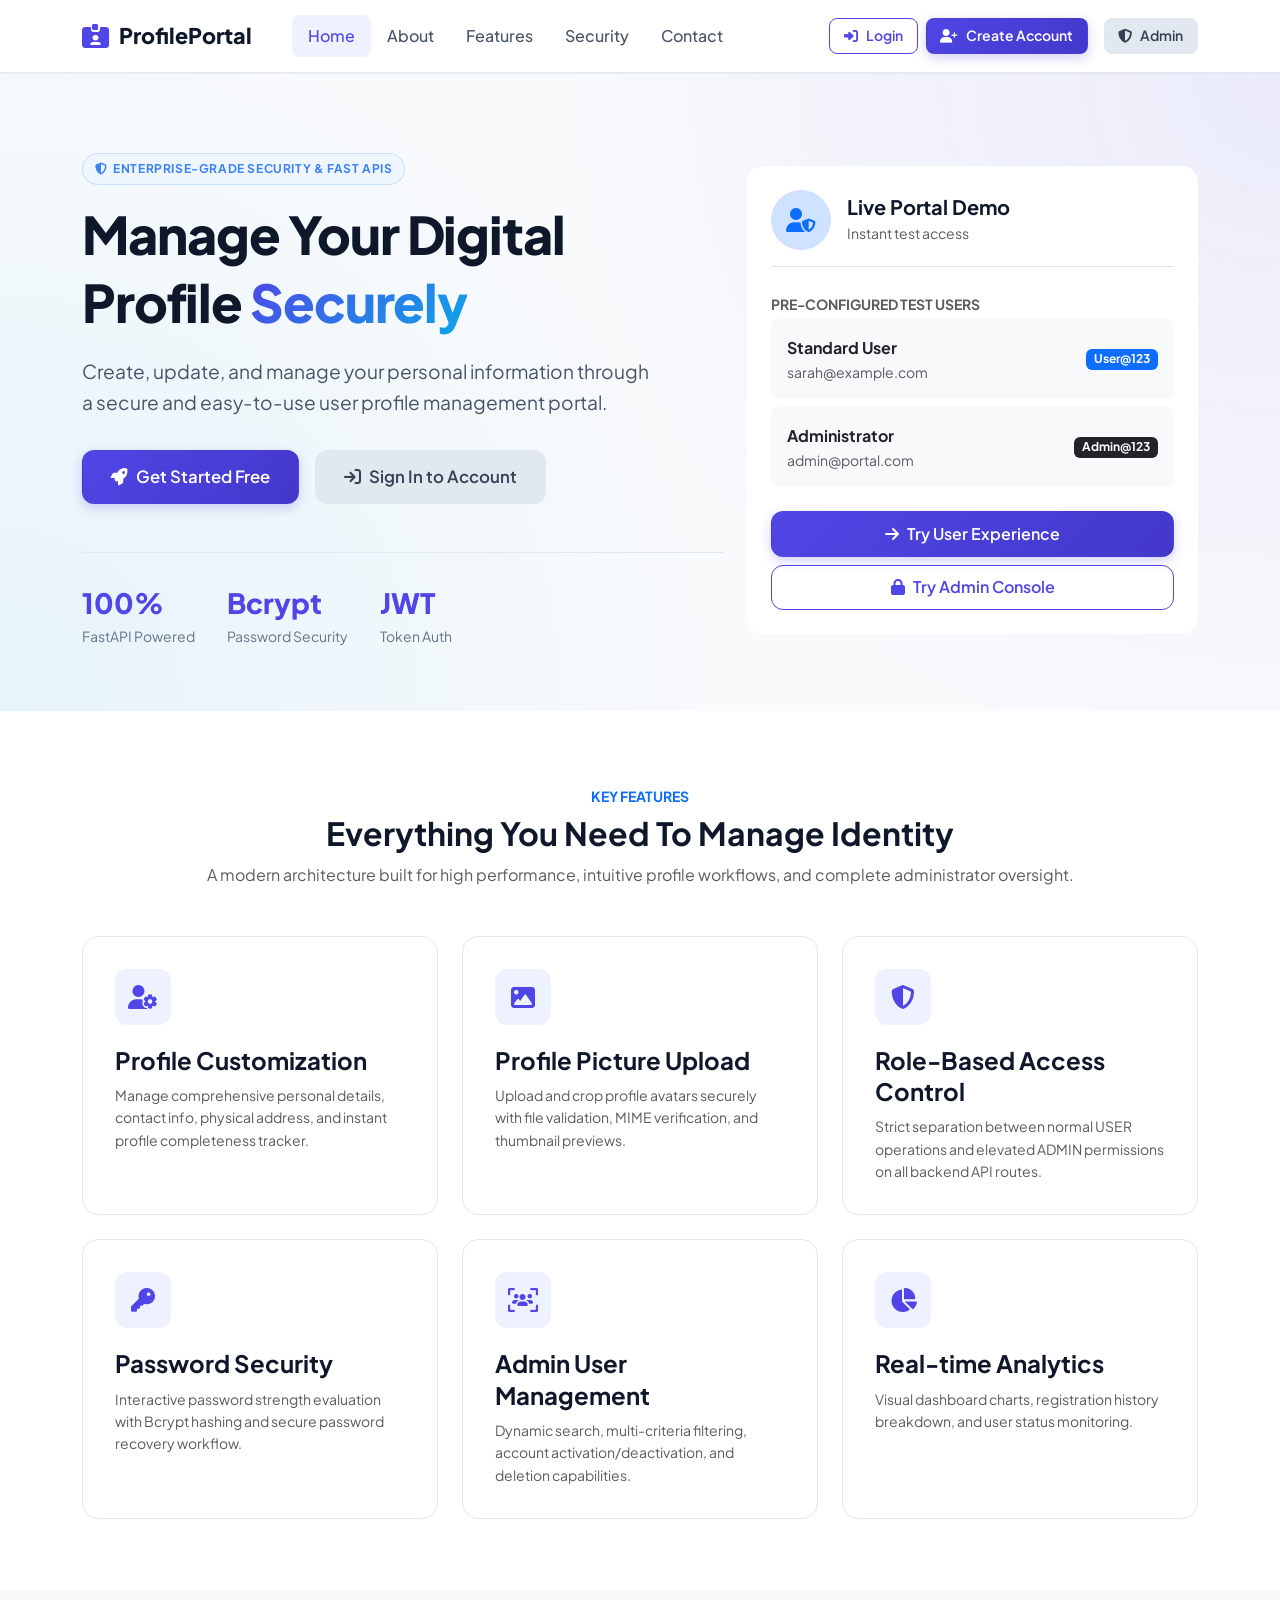
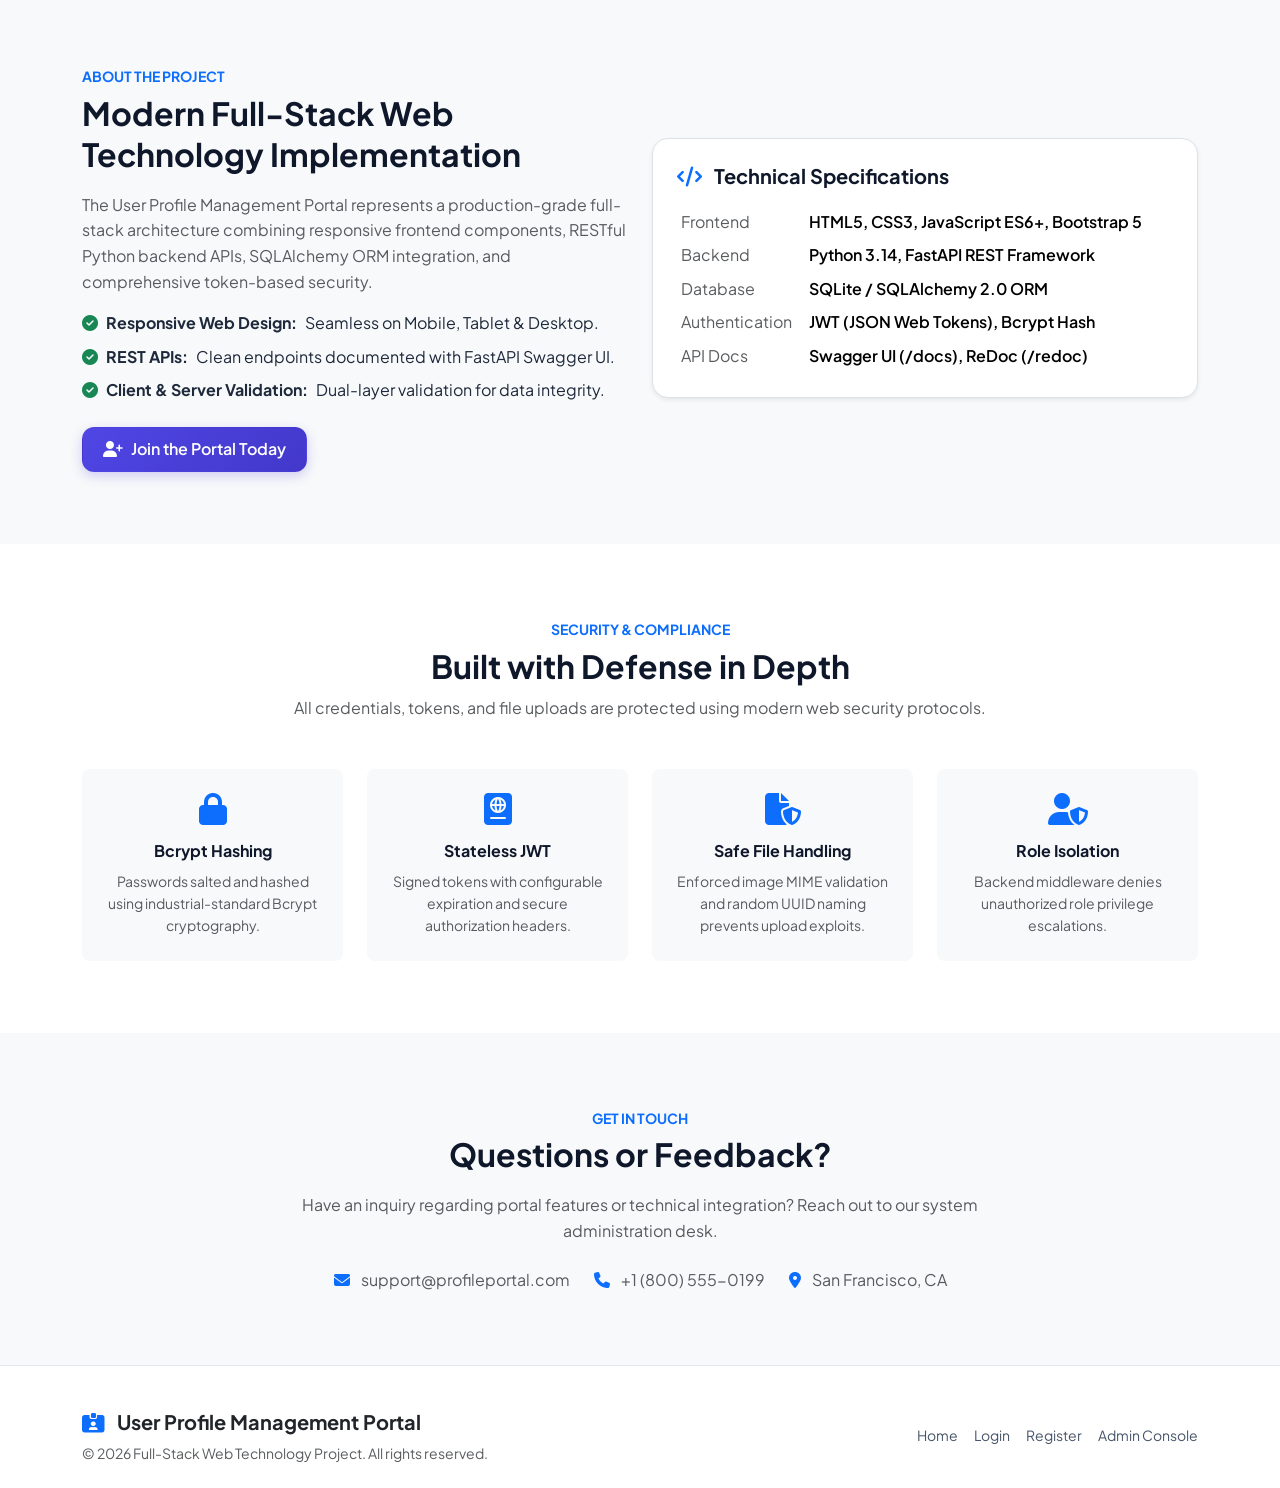
<file: frontend/index.html>
<!DOCTYPE html>
<html lang="en">
<head>
    <meta charset="UTF-8">
    <meta name="viewport" content="width=device-width, initial-scale=1.0">
    <title>User Profile Management Portal - Secure Digital Identity</title>
    <!-- Bootstrap 5 CSS -->
    <link href="https://cdn.jsdelivr.net/npm/bootstrap@5.3.3/dist/css/bootstrap.min.css" rel="stylesheet">
    <!-- Font Awesome Icons -->
    <link href="https://cdnjs.cloudflare.com/ajax/libs/font-awesome/6.5.1/css/all.min.css" rel="stylesheet">
    <!-- Custom Design System -->
    <link href="css/style.css" rel="stylesheet">
</head>
<body>

    <!-- Navigation Bar -->
    <nav class="navbar navbar-expand-lg portal-navbar">
        <div class="container">
            <a class="navbar-brand" href="index.html">
                <i class="fas fa-id-card-clip"></i> ProfilePortal
            </a>
            <button class="navbar-toggler border-0" type="button" data-bs-toggle="collapse" data-bs-target="#navbarMain">
                <span class="navbar-toggler-icon"></span>
            </button>
            <div class="collapse navbar-collapse" id="navbarMain">
                <ul class="navbar-nav me-auto mb-2 mb-lg-0 ms-lg-4">
                    <li class="nav-item"><a class="nav-link active" href="#home">Home</a></li>
                    <li class="nav-item"><a class="nav-link" href="#about">About</a></li>
                    <li class="nav-item"><a class="nav-link" href="#features">Features</a></li>
                    <li class="nav-item"><a class="nav-link" href="#security">Security</a></li>
                    <li class="nav-item"><a class="nav-link" href="#contact">Contact</a></li>
                </ul>
                <div class="d-flex align-items-center gap-2">
                    <a href="login.html" class="btn btn-outline-primary btn-sm">
                        <i class="fas fa-sign-in-alt"></i> Login
                    </a>
                    <a href="register.html" class="btn btn-primary btn-sm">
                        <i class="fas fa-user-plus"></i> Create Account
                    </a>
                    <a href="admin/admin-login.html" class="btn btn-secondary btn-sm ms-lg-2" title="Admin Control Center">
                        <i class="fas fa-shield-halved"></i> Admin
                    </a>
                </div>
            </div>
        </div>
    </nav>

    <!-- Hero Section -->
    <section id="home" class="hero-section">
        <div class="container">
            <div class="row align-items-center gy-5">
                <div class="col-lg-7">
                    <div class="badge-status user mb-3">
                        <i class="fas fa-shield-alt"></i> Enterprise-Grade Security & Fast APIs
                    </div>
                    <h1 class="hero-title">
                        Manage Your Digital Profile <span>Securely</span>
                    </h1>
                    <p class="hero-subtitle">
                        Create, update, and manage your personal information through a secure and easy-to-use user profile management portal.
                    </p>
                    <div class="d-flex flex-wrap gap-3">
                        <a href="register.html" class="btn btn-primary btn-lg">
                            <i class="fas fa-rocket"></i> Get Started Free
                        </a>
                        <a href="login.html" class="btn btn-secondary btn-lg">
                            <i class="fas fa-arrow-right-to-bracket"></i> Sign In to Account
                        </a>
                    </div>

                    <div class="hero-stats">
                        <div class="hero-stat-item">
                            <h3>100%</h3>
                            <p>FastAPI Powered</p>
                        </div>
                        <div class="hero-stat-item">
                            <h3>Bcrypt</h3>
                            <p>Password Security</p>
                        </div>
                        <div class="hero-stat-item">
                            <h3>JWT</h3>
                            <p>Token Auth</p>
                        </div>
                    </div>
                </div>

                <div class="col-lg-5">
                    <div class="card border-0 shadow-xl rounded-4 overflow-hidden p-4 bg-white">
                        <div class="d-flex align-items-center gap-3 mb-4 pb-3 border-bottom">
                            <div class="rounded-circle bg-primary-subtle text-primary p-3 d-flex align-items-center justify-content-center" style="width:60px; height:60px;">
                                <i class="fas fa-user-shield fa-xl"></i>
                            </div>
                            <div>
                                <h5 class="mb-0 fw-bold">Live Portal Demo</h5>
                                <span class="text-muted small">Instant test access</span>
                            </div>
                        </div>

                        <div class="mb-3">
                            <label class="small text-muted fw-bold mb-1">PRE-CONFIGURED TEST USERS</label>
                            <div class="p-3 bg-light rounded-3 mb-2">
                                <div class="d-flex justify-content-between align-items-center">
                                    <div>
                                        <div class="fw-bold">Standard User</div>
                                        <div class="small text-muted">sarah@example.com</div>
                                    </div>
                                    <span class="badge bg-primary">User@123</span>
                                </div>
                            </div>
                            <div class="p-3 bg-light rounded-3">
                                <div class="d-flex justify-content-between align-items-center">
                                    <div>
                                        <div class="fw-bold">Administrator</div>
                                        <div class="small text-muted">admin@portal.com</div>
                                    </div>
                                    <span class="badge bg-dark">Admin@123</span>
                                </div>
                            </div>
                        </div>

                        <div class="d-grid gap-2 mt-2">
                            <a href="login.html" class="btn btn-primary">
                                <i class="fas fa-arrow-right"></i> Try User Experience
                            </a>
                            <a href="admin/admin-login.html" class="btn btn-outline-primary">
                                <i class="fas fa-lock"></i> Try Admin Console
                            </a>
                        </div>
                    </div>
                </div>
            </div>
        </div>
    </section>

    <!-- Features Section -->
    <section id="features" class="py-5 bg-white">
        <div class="container py-4">
            <div class="text-center max-w-700 mx-auto mb-5">
                <span class="text-primary fw-bold text-uppercase small">Key Features</span>
                <h2 class="fw-bold mt-1">Everything You Need To Manage Identity</h2>
                <p class="text-muted">A modern architecture built for high performance, intuitive profile workflows, and complete administrator oversight.</p>
            </div>

            <div class="row g-4">
                <div class="col-md-6 col-lg-4">
                    <div class="feature-card">
                        <div class="feature-icon-wrapper">
                            <i class="fas fa-user-gear"></i>
                        </div>
                        <h4 class="fw-bold mb-2">Profile Customization</h4>
                        <p class="text-muted small mb-0">Manage comprehensive personal details, contact info, physical address, and instant profile completeness tracker.</p>
                    </div>
                </div>

                <div class="col-md-6 col-lg-4">
                    <div class="feature-card">
                        <div class="feature-icon-wrapper">
                            <i class="fas fa-image"></i>
                        </div>
                        <h4 class="fw-bold mb-2">Profile Picture Upload</h4>
                        <p class="text-muted small mb-0">Upload and crop profile avatars securely with file validation, MIME verification, and thumbnail previews.</p>
                    </div>
                </div>

                <div class="col-md-6 col-lg-4">
                    <div class="feature-card">
                        <div class="feature-icon-wrapper">
                            <i class="fas fa-shield-halved"></i>
                        </div>
                        <h4 class="fw-bold mb-2">Role-Based Access Control</h4>
                        <p class="text-muted small mb-0">Strict separation between normal USER operations and elevated ADMIN permissions on all backend API routes.</p>
                    </div>
                </div>

                <div class="col-md-6 col-lg-4">
                    <div class="feature-card">
                        <div class="feature-icon-wrapper">
                            <i class="fas fa-key"></i>
                        </div>
                        <h4 class="fw-bold mb-2">Password Security</h4>
                        <p class="text-muted small mb-0">Interactive password strength evaluation with Bcrypt hashing and secure password recovery workflow.</p>
                    </div>
                </div>

                <div class="col-md-6 col-lg-4">
                    <div class="feature-card">
                        <div class="feature-icon-wrapper">
                            <i class="fas fa-users-viewfinder"></i>
                        </div>
                        <h4 class="fw-bold mb-2">Admin User Management</h4>
                        <p class="text-muted small mb-0">Dynamic search, multi-criteria filtering, account activation/deactivation, and deletion capabilities.</p>
                    </div>
                </div>

                <div class="col-md-6 col-lg-4">
                    <div class="feature-card">
                        <div class="feature-icon-wrapper">
                            <i class="fas fa-chart-pie"></i>
                        </div>
                        <h4 class="fw-bold mb-2">Real-time Analytics</h4>
                        <p class="text-muted small mb-0">Visual dashboard charts, registration history breakdown, and user status monitoring.</p>
                    </div>
                </div>
            </div>
        </div>
    </section>

    <!-- About Section -->
    <section id="about" class="py-5 bg-light">
        <div class="container py-4">
            <div class="row align-items-center gy-4">
                <div class="col-lg-6">
                    <span class="text-primary fw-bold text-uppercase small">About The Project</span>
                    <h2 class="fw-bold mt-1 mb-3">Modern Full-Stack Web Technology Implementation</h2>
                    <p class="text-muted mb-3">
                        The User Profile Management Portal represents a production-grade full-stack architecture combining responsive frontend components, RESTful Python backend APIs, SQLAlchemy ORM integration, and comprehensive token-based security.
                    </p>
                    <ul class="list-unstyled d-flex flex-column gap-2 mb-4">
                        <li class="d-flex align-items-center gap-2">
                            <i class="fas fa-check-circle text-success"></i> <strong>Responsive Web Design:</strong> Seamless on Mobile, Tablet & Desktop.
                        </li>
                        <li class="d-flex align-items-center gap-2">
                            <i class="fas fa-check-circle text-success"></i> <strong>REST APIs:</strong> Clean endpoints documented with FastAPI Swagger UI.
                        </li>
                        <li class="d-flex align-items-center gap-2">
                            <i class="fas fa-check-circle text-success"></i> <strong>Client & Server Validation:</strong> Dual-layer validation for data integrity.
                        </li>
                    </ul>
                    <a href="register.html" class="btn btn-primary">
                        <i class="fas fa-user-plus"></i> Join the Portal Today
                    </a>
                </div>

                <div class="col-lg-6">
                    <div class="p-4 bg-white rounded-4 shadow-sm border">
                        <h5 class="fw-bold mb-3"><i class="fas fa-code text-primary me-2"></i> Technical Specifications</h5>
                        <table class="table table-sm table-borderless mb-0">
                            <tbody>
                                <tr>
                                    <td class="text-muted">Frontend</td>
                                    <td class="fw-semibold">HTML5, CSS3, JavaScript ES6+, Bootstrap 5</td>
                                </tr>
                                <tr>
                                    <td class="text-muted">Backend</td>
                                    <td class="fw-semibold">Python 3.14, FastAPI REST Framework</td>
                                </tr>
                                <tr>
                                    <td class="text-muted">Database</td>
                                    <td class="fw-semibold">SQLite / SQLAlchemy 2.0 ORM</td>
                                </tr>
                                <tr>
                                    <td class="text-muted">Authentication</td>
                                    <td class="fw-semibold">JWT (JSON Web Tokens), Bcrypt Hash</td>
                                </tr>
                                <tr>
                                    <td class="text-muted">API Docs</td>
                                    <td class="fw-semibold">Swagger UI (/docs), ReDoc (/redoc)</td>
                                </tr>
                            </tbody>
                        </table>
                    </div>
                </div>
            </div>
        </div>
    </section>

    <!-- Security Highlights -->
    <section id="security" class="py-5 bg-white">
        <div class="container py-4">
            <div class="text-center max-w-700 mx-auto mb-5">
                <span class="text-primary fw-bold text-uppercase small">Security & Compliance</span>
                <h2 class="fw-bold mt-1">Built with Defense in Depth</h2>
                <p class="text-muted">All credentials, tokens, and file uploads are protected using modern web security protocols.</p>
            </div>

            <div class="row g-4 text-center">
                <div class="col-md-3">
                    <div class="p-4 rounded-3 bg-light h-100">
                        <i class="fas fa-lock text-primary fa-2x mb-3"></i>
                        <h6 class="fw-bold">Bcrypt Hashing</h6>
                        <p class="small text-muted mb-0">Passwords salted and hashed using industrial-standard Bcrypt cryptography.</p>
                    </div>
                </div>
                <div class="col-md-3">
                    <div class="p-4 rounded-3 bg-light h-100">
                        <i class="fas fa-passport text-primary fa-2x mb-3"></i>
                        <h6 class="fw-bold">Stateless JWT</h6>
                        <p class="small text-muted mb-0">Signed tokens with configurable expiration and secure authorization headers.</p>
                    </div>
                </div>
                <div class="col-md-3">
                    <div class="p-4 rounded-3 bg-light h-100">
                        <i class="fas fa-file-shield text-primary fa-2x mb-3"></i>
                        <h6 class="fw-bold">Safe File Handling</h6>
                        <p class="small text-muted mb-0">Enforced image MIME validation and random UUID naming prevents upload exploits.</p>
                    </div>
                </div>
                <div class="col-md-3">
                    <div class="p-4 rounded-3 bg-light h-100">
                        <i class="fas fa-user-shield text-primary fa-2x mb-3"></i>
                        <h6 class="fw-bold">Role Isolation</h6>
                        <p class="small text-muted mb-0">Backend middleware denies unauthorized role privilege escalations.</p>
                    </div>
                </div>
            </div>
        </div>
    </section>

    <!-- Contact Section -->
    <section id="contact" class="py-5 bg-light">
        <div class="container py-4">
            <div class="row justify-content-center">
                <div class="col-lg-8 text-center">
                    <span class="text-primary fw-bold text-uppercase small">Get In Touch</span>
                    <h2 class="fw-bold mt-1 mb-3">Questions or Feedback?</h2>
                    <p class="text-muted mb-4">Have an inquiry regarding portal features or technical integration? Reach out to our system administration desk.</p>
                    <div class="d-flex flex-wrap justify-content-center gap-4 text-muted">
                        <div><i class="fas fa-envelope text-primary me-2"></i> support@profileportal.com</div>
                        <div><i class="fas fa-phone text-primary me-2"></i> +1 (800) 555-0199</div>
                        <div><i class="fas fa-location-dot text-primary me-2"></i> San Francisco, CA</div>
                    </div>
                </div>
            </div>
        </div>
    </section>

    <!-- Footer -->
    <footer class="portal-footer">
        <div class="container">
            <div class="row gy-4 align-items-center">
                <div class="col-md-6 text-center text-md-start">
                    <div class="fw-bold text-dark fs-5 mb-1">
                        <i class="fas fa-id-card-clip text-primary me-2"></i> User Profile Management Portal
                    </div>
                    <p class="small text-muted mb-0">&copy; 2026 Full-Stack Web Technology Project. All rights reserved.</p>
                </div>
                <div class="col-md-6 text-center text-md-end">
                    <div class="d-flex justify-content-center justify-content-md-end gap-3 small">
                        <a href="index.html">Home</a>
                        <a href="login.html">Login</a>
                        <a href="register.html">Register</a>
                        <a href="admin/admin-login.html">Admin Console</a>
                    </div>
                </div>
            </div>
        </div>
    </footer>

    <!-- Bootstrap 5 JS Bundle -->
    <script src="https://cdn.jsdelivr.net/npm/bootstrap@5.3.3/dist/js/bootstrap.bundle.min.js"></script>
</body>
</html>
</file>
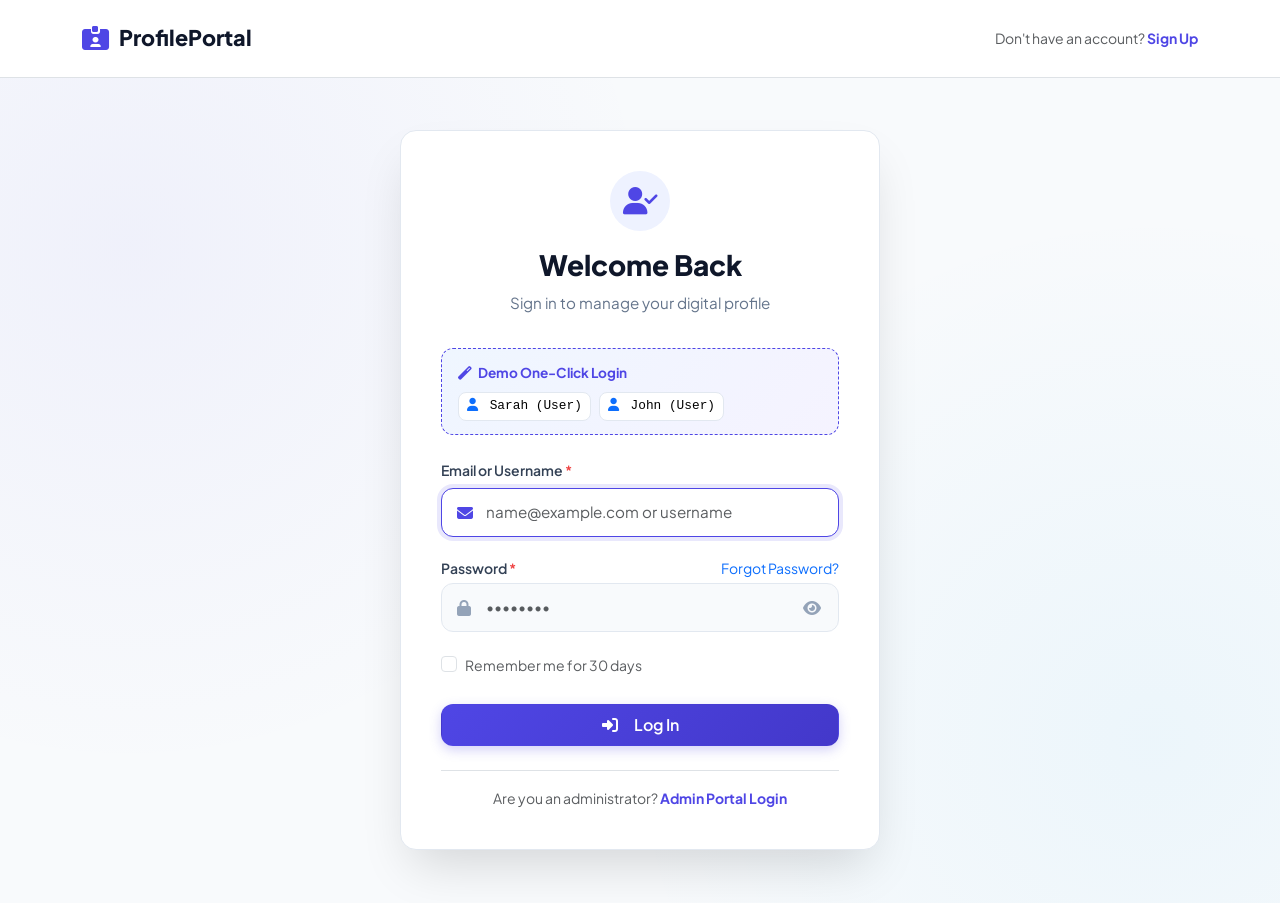
<file: frontend/dashboard.html>
<!DOCTYPE html>
<html lang="en">
<head>
    <meta charset="UTF-8">
    <meta name="viewport" content="width=device-width, initial-scale=1.0">
    <title>User Dashboard - Profile Management Portal</title>
    <link href="https://cdn.jsdelivr.net/npm/bootstrap@5.3.3/dist/css/bootstrap.min.css" rel="stylesheet">
    <link href="https://cdnjs.cloudflare.com/ajax/libs/font-awesome/6.5.1/css/all.min.css" rel="stylesheet">
    <link href="css/style.css" rel="stylesheet">
    <link href="css/dashboard.css" rel="stylesheet">
</head>
<body>

    <div class="dashboard-layout">
        <!-- Sidebar Navigation -->
        <aside class="sidebar">
            <div class="sidebar-brand">
                <i class="fas fa-id-card-clip"></i>
                <span>ProfilePortal</span>
            </div>

            <div class="sidebar-nav">
                <div class="sidebar-section-label">Main Menu</div>
                <a href="dashboard.html" class="sidebar-link active">
                    <i class="fas fa-chart-pie"></i>
                    <span>Dashboard</span>
                </a>
                <a href="profile.html" class="sidebar-link">
                    <i class="fas fa-user"></i>
                    <span>My Profile</span>
                </a>
                <a href="edit-profile.html" class="sidebar-link">
                    <i class="fas fa-user-pen"></i>
                    <span>Edit Profile</span>
                </a>

                <div class="sidebar-section-label">Account & Security</div>
                <a href="security.html" class="sidebar-link">
                    <i class="fas fa-shield-halved"></i>
                    <span>Security</span>
                </a>
                <a href="settings.html" class="sidebar-link">
                    <i class="fas fa-gear"></i>
                    <span>Account Settings</span>
                </a>
            </div>

            <div class="sidebar-footer">
                <div class="sidebar-user-mini mb-3">
                    <img id="sidebar-avatar-img" class="sidebar-user-avatar" src="" alt="Avatar" style="display: none;">
                    <div id="sidebar-avatar-initial" class="sidebar-user-avatar" style="display: flex;">U</div>
                    <div class="sidebar-user-info">
                        <div id="sidebar-user-name" class="sidebar-user-name">Loading...</div>
                        <div id="sidebar-user-role" class="sidebar-user-role">User</div>
                    </div>
                </div>
                <button onclick="handleLogout()" class="btn btn-outline-danger btn-sm w-100">
                    <i class="fas fa-sign-out-alt me-1"></i> Logout
                </button>
            </div>
        </aside>

        <!-- Main Wrapper -->
        <main class="main-wrapper">
            <!-- Top Navbar -->
            <header class="top-navbar">
                <div class="top-nav-left">
                    <button id="sidebar-toggle" class="sidebar-toggle-btn" title="Toggle Navigation">
                        <i class="fas fa-bars"></i>
                    </button>
                    <h2 class="page-title-header">Overview Dashboard</h2>
                </div>

                <div class="top-nav-right">
                    <a href="profile.html" class="btn btn-sm btn-outline-primary">
                        <i class="fas fa-user me-1"></i> View Profile
                    </a>
                </div>
            </header>

            <!-- Content Body -->
            <div class="content-body">
                
                <!-- Welcome Banner Card -->
                <div class="profile-hero-card">
                    <div class="position-relative">
                        <img id="dash-avatar-img" class="profile-avatar-large" src="" alt="Avatar" style="display: none;">
                        <div id="dash-avatar-initial" class="profile-avatar-large d-flex align-items-center justify-content-center fs-1 fw-bold text-primary bg-primary-subtle" style="display: flex;">U</div>
                    </div>
                    
                    <div class="profile-hero-info">
                        <div class="d-flex align-items-center gap-3 flex-wrap">
                            <h2 class="fw-bold mb-0">Welcome back, <span id="user-welcome-name">User</span>!</h2>
                            <span id="stat-status-val"></span>
                        </div>
                        <p class="text-muted mt-1 mb-3">
                            <span id="dash-user-email" class="me-3"><i class="fas fa-envelope me-1 text-primary"></i> loading...</span>
                            <span id="dash-user-username" class="me-3"><i class="fas fa-at me-1 text-primary"></i> loading...</span>
                            <span id="dash-user-location"><i class="fas fa-location-dot me-1 text-primary"></i> loading...</span>
                        </p>
                        <div class="d-flex flex-wrap gap-2">
                            <a href="edit-profile.html" class="btn btn-sm btn-primary">
                                <i class="fas fa-user-edit me-1"></i> Update Profile
                            </a>
                            <a href="security.html" class="btn btn-sm btn-secondary">
                                <i class="fas fa-lock me-1"></i> Change Password
                            </a>
                        </div>
                    </div>
                </div>

                <!-- Profile Completion Progress Box -->
                <div class="completion-box">
                    <div class="completion-header">
                        <div>
                            <h3><i class="fas fa-trophy text-warning me-2"></i> Profile Completion</h3>
                            <span class="small opacity-75">Complete all fields to verify your digital profile</span>
                        </div>
                        <span id="completion-percent-badge" class="badge bg-white text-dark fs-6 fw-bold px-3 py-2">0%</span>
                    </div>

                    <div class="completion-progress-track">
                        <div id="completion-progress-fill" class="completion-progress-fill" style="width: 0%;"></div>
                    </div>

                    <div class="mt-3">
                        <div class="small fw-bold mb-2 opacity-90"><i class="fas fa-list-check me-1"></i> RECOMMENDED PROFILE ACTIONS:</div>
                        <div id="completion-tips-container" class="completion-tips-list">
                            <!-- Injected by JavaScript -->
                        </div>
                    </div>
                </div>

                <!-- 4 Statistics Cards -->
                <div class="row g-4 mb-4">
                    <div class="col-sm-6 col-xl-3">
                        <div class="stat-card">
                            <div class="stat-info">
                                <h4>Profile Completion</h4>
                                <div id="stat-completion-val" class="stat-value">0%</div>
                                <div class="stat-desc">Calculated dynamically</div>
                            </div>
                            <div class="stat-icon primary">
                                <i class="fas fa-chart-line"></i>
                            </div>
                        </div>
                    </div>

                    <div class="col-sm-6 col-xl-3">
                        <div class="stat-card">
                            <div class="stat-info">
                                <h4>Account Status</h4>
                                <div class="stat-value fs-4 mt-1 text-success">ACTIVE</div>
                                <div class="stat-desc">Identity verified</div>
                            </div>
                            <div class="stat-icon success">
                                <i class="fas fa-shield-check"></i>
                            </div>
                        </div>
                    </div>

                    <div class="col-sm-6 col-xl-3">
                        <div class="stat-card">
                            <div class="stat-info">
                                <h4>Profile Updated</h4>
                                <div id="stat-updated-val" class="stat-value fs-5 mt-1 text-dark">Just now</div>
                                <div class="stat-desc">Last modification</div>
                            </div>
                            <div class="stat-icon warning">
                                <i class="fas fa-calendar-check"></i>
                            </div>
                        </div>
                    </div>

                    <div class="col-sm-6 col-xl-3">
                        <div class="stat-card">
                            <div class="stat-info">
                                <h4>Last Session</h4>
                                <div id="stat-last-login-val" class="stat-value fs-6 mt-1 text-dark">Recent</div>
                                <div class="stat-desc">Authentication log</div>
                            </div>
                            <div class="stat-icon secondary">
                                <i class="fas fa-clock-rotate-left"></i>
                            </div>
                        </div>
                    </div>
                </div>

                <!-- Quick Navigation Cards Grid -->
                <div class="row g-4">
                    <div class="col-lg-6">
                        <div class="dashboard-card h-100">
                            <div class="d-flex justify-content-between align-items-center mb-3">
                                <h5 class="fw-bold mb-0"><i class="fas fa-bolt text-primary me-2"></i> Quick Profile Actions</h5>
                            </div>
                            <div class="d-flex flex-column gap-2">
                                <a href="edit-profile.html" class="p-3 bg-light rounded-3 d-flex justify-content-between align-items-center text-dark text-decoration-none hover-shadow">
                                    <div class="d-flex align-items-center gap-3">
                                        <div class="p-2 bg-white rounded text-primary"><i class="fas fa-user-pen"></i></div>
                                        <div>
                                            <div class="fw-bold">Edit Contact & Address</div>
                                            <div class="small text-muted">Update phone, date of birth, city and country</div>
                                        </div>
                                    </div>
                                    <i class="fas fa-chevron-right text-muted"></i>
                                </a>

                                <a href="edit-profile.html" class="p-3 bg-light rounded-3 d-flex justify-content-between align-items-center text-dark text-decoration-none hover-shadow">
                                    <div class="d-flex align-items-center gap-3">
                                        <div class="p-2 bg-white rounded text-info"><i class="fas fa-camera"></i></div>
                                        <div>
                                            <div class="fw-bold">Upload Profile Photo</div>
                                            <div class="small text-muted">Personalize your avatar with high quality picture</div>
                                        </div>
                                    </div>
                                    <i class="fas fa-chevron-right text-muted"></i>
                                </a>

                                <a href="security.html" class="p-3 bg-light rounded-3 d-flex justify-content-between align-items-center text-dark text-decoration-none hover-shadow">
                                    <div class="d-flex align-items-center gap-3">
                                        <div class="p-2 bg-white rounded text-warning"><i class="fas fa-key"></i></div>
                                        <div>
                                            <div class="fw-bold">Change Password</div>
                                            <div class="small text-muted">Enforce strong Bcrypt cryptographic authentication</div>
                                        </div>
                                    </div>
                                    <i class="fas fa-chevron-right text-muted"></i>
                                </a>
                            </div>
                        </div>
                    </div>

                    <div class="col-lg-6">
                        <div class="dashboard-card h-100">
                            <h5 class="fw-bold mb-3"><i class="fas fa-shield-halved text-success me-2"></i> Security Checklist</h5>
                            <div class="p-3 bg-success-subtle rounded-3 mb-3 border border-success-subtle">
                                <div class="d-flex align-items-center gap-2 text-success fw-bold">
                                    <i class="fas fa-circle-check"></i> <span id="stat-security-val">Strong Password Active</span>
                                </div>
                                <div class="small text-success-emphasis mt-1">
                                    Your password meets all complexity rules (8+ chars, upper, lower, digits, symbols).
                                </div>
                            </div>
                            <div class="p-3 bg-light rounded-3">
                                <div class="d-flex justify-content-between align-items-center">
                                    <div>
                                        <div class="fw-bold">JWT Stateless Session</div>
                                        <div class="small text-muted">Secure Bearer Token Authorization active</div>
                                    </div>
                                    <span class="badge bg-primary">Enabled</span>
                                </div>
                            </div>
                        </div>
                    </div>
                </div>

            </div>
        </main>
    </div>

    <!-- Scripts -->
    <script src="https://cdn.jsdelivr.net/npm/bootstrap@5.3.3/dist/js/bootstrap.bundle.min.js"></script>
    <script src="js/api.js"></script>
    <script src="js/dashboard.js"></script>
</body>
</html>
</file>
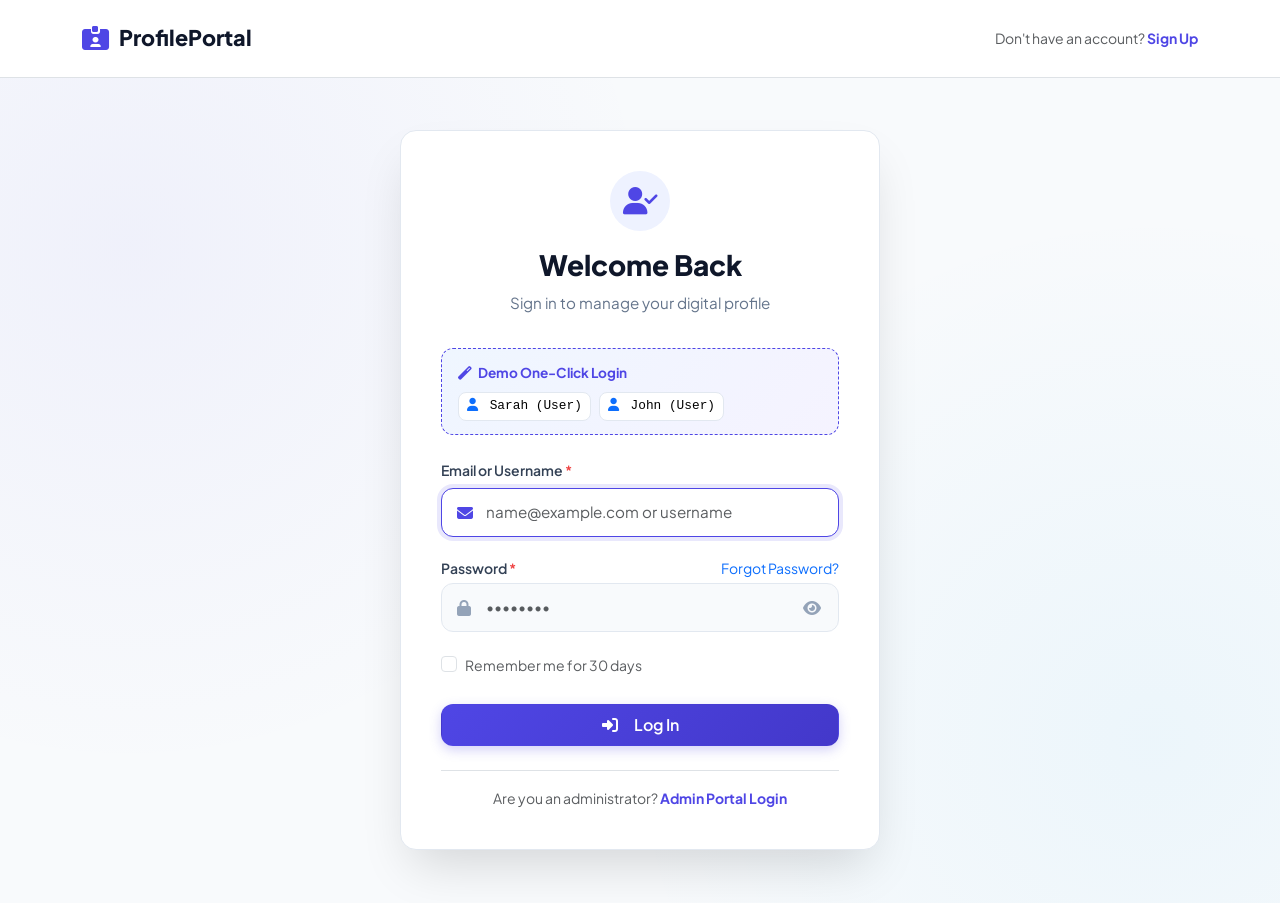
<file: frontend/edit-profile.html>
<!DOCTYPE html>
<html lang="en">
<head>
    <meta charset="UTF-8">
    <meta name="viewport" content="width=device-width, initial-scale=1.0">
    <title>Edit Profile - Profile Management Portal</title>
    <link href="https://cdn.jsdelivr.net/npm/bootstrap@5.3.3/dist/css/bootstrap.min.css" rel="stylesheet">
    <link href="https://cdnjs.cloudflare.com/ajax/libs/font-awesome/6.5.1/css/all.min.css" rel="stylesheet">
    <link href="css/style.css" rel="stylesheet">
    <link href="css/dashboard.css" rel="stylesheet">
    <link href="css/auth.css" rel="stylesheet">
</head>
<body>

    <div class="dashboard-layout">
        <!-- Sidebar Navigation -->
        <aside class="sidebar">
            <div class="sidebar-brand">
                <i class="fas fa-id-card-clip"></i>
                <span>ProfilePortal</span>
            </div>

            <div class="sidebar-nav">
                <div class="sidebar-section-label">Main Menu</div>
                <a href="dashboard.html" class="sidebar-link">
                    <i class="fas fa-chart-pie"></i>
                    <span>Dashboard</span>
                </a>
                <a href="profile.html" class="sidebar-link">
                    <i class="fas fa-user"></i>
                    <span>My Profile</span>
                </a>
                <a href="edit-profile.html" class="sidebar-link active">
                    <i class="fas fa-user-pen"></i>
                    <span>Edit Profile</span>
                </a>

                <div class="sidebar-section-label">Account & Security</div>
                <a href="security.html" class="sidebar-link">
                    <i class="fas fa-shield-halved"></i>
                    <span>Security</span>
                </a>
                <a href="settings.html" class="sidebar-link">
                    <i class="fas fa-gear"></i>
                    <span>Account Settings</span>
                </a>
            </div>

            <div class="sidebar-footer">
                <div class="sidebar-user-mini mb-3">
                    <img id="sidebar-avatar-img" class="sidebar-user-avatar" src="" alt="Avatar" style="display: none;">
                    <div id="sidebar-avatar-initial" class="sidebar-user-avatar" style="display: flex;">U</div>
                    <div class="sidebar-user-info">
                        <div id="sidebar-user-name" class="sidebar-user-name">Loading...</div>
                        <div id="sidebar-user-role" class="sidebar-user-role">User</div>
                    </div>
                </div>
                <button onclick="handleLogout()" class="btn btn-outline-danger btn-sm w-100">
                    <i class="fas fa-sign-out-alt me-1"></i> Logout
                </button>
            </div>
        </aside>

        <!-- Main Wrapper -->
        <main class="main-wrapper">
            <header class="top-navbar">
                <div class="top-nav-left">
                    <button id="sidebar-toggle" class="sidebar-toggle-btn">
                        <i class="fas fa-bars"></i>
                    </button>
                    <h2 class="page-title-header">Edit Profile Details</h2>
                </div>

                <div class="top-nav-right">
                    <a href="profile.html" class="btn btn-sm btn-secondary">
                        <i class="fas fa-arrow-left me-1"></i> Back to Profile
                    </a>
                </div>
            </header>

            <div class="content-body">
                
                <div class="dashboard-card max-w-900 mx-auto">
                    
                    <!-- Avatar Upload / Change Widget -->
                    <div class="avatar-upload-wrapper border-bottom pb-4 mb-4">
                        <div class="avatar-preview-box mb-2">
                            <img id="edit-avatar-preview" src="" alt="Preview" style="display: none;">
                            <i id="edit-avatar-placeholder" class="fas fa-user-circle avatar-placeholder"></i>
                        </div>
                        <label class="btn btn-outline-primary btn-sm avatar-upload-btn" for="photo_upload_input">
                            <i class="fas fa-camera me-1"></i> Change Profile Photo
                        </label>
                        <input type="file" id="photo_upload_input" accept="image/jpeg,image/png,image/webp" style="display: none;">
                        <span class="text-muted small mt-1">Supports JPG, JPEG, PNG, WEBP (Max 5MB)</span>
                    </div>

                    <!-- Edit Form -->
                    <form id="edit-profile-form">
                        
                        <h6 class="fw-bold text-dark border-bottom pb-2 mb-3"><i class="fas fa-user me-2 text-primary"></i> Personal Details</h6>
                        <div class="row g-3 mb-4">
                            <div class="col-md-6 form-group">
                                <label class="form-label" for="edit_full_name">Full Name <span class="required-star">*</span></label>
                                <input type="text" id="edit_full_name" class="form-control no-icon" required>
                            </div>

                            <div class="col-md-6 form-group">
                                <label class="form-label" for="edit_username">Username</label>
                                <input type="text" id="edit_username" class="form-control no-icon bg-light" disabled>
                                <span class="small text-muted">Usernames are unique identifiers and cannot be modified.</span>
                            </div>

                            <div class="col-md-6 form-group">
                                <label class="form-label" for="edit_email">Email Address <span class="required-star">*</span></label>
                                <input type="email" id="edit_email" class="form-control no-icon" required>
                            </div>

                            <div class="col-md-6 form-group">
                                <label class="form-label" for="edit_phone">Phone Number</label>
                                <input type="tel" id="edit_phone" class="form-control no-icon" placeholder="+1-555-0123">
                            </div>

                            <div class="col-md-6 form-group">
                                <label class="form-label" for="edit_dob">Date of Birth</label>
                                <input type="date" id="edit_dob" class="form-control no-icon">
                            </div>

                            <div class="col-md-6 form-group">
                                <label class="form-label" for="edit_gender">Gender</label>
                                <select id="edit_gender" class="form-control no-icon">
                                    <option value="">Select Gender</option>
                                    <option value="Male">Male</option>
                                    <option value="Female">Female</option>
                                    <option value="Non-binary">Non-binary</option>
                                    <option value="Other">Other</option>
                                    <option value="Prefer not to say">Prefer not to say</option>
                                </select>
                            </div>
                        </div>

                        <h6 class="fw-bold text-dark border-bottom pb-2 mb-3"><i class="fas fa-location-dot me-2 text-primary"></i> Address Information</h6>
                        <div class="row g-3 mb-4">
                            <div class="col-12 form-group">
                                <label class="form-label" for="edit_address">Street Address</label>
                                <input type="text" id="edit_address" class="form-control no-icon" placeholder="123 Main Street, Apt 4B">
                            </div>

                            <div class="col-md-6 form-group">
                                <label class="form-label" for="edit_city">City</label>
                                <input type="text" id="edit_city" class="form-control no-icon">
                            </div>

                            <div class="col-md-6 form-group">
                                <label class="form-label" for="edit_state">State / Province</label>
                                <input type="text" id="edit_state" class="form-control no-icon">
                            </div>

                            <div class="col-md-6 form-group">
                                <label class="form-label" for="edit_country">Country</label>
                                <input type="text" id="edit_country" class="form-control no-icon">
                            </div>

                            <div class="col-md-6 form-group">
                                <label class="form-label" for="edit_postal_code">Postal / Zip Code</label>
                                <input type="text" id="edit_postal_code" class="form-control no-icon">
                            </div>
                        </div>

                        <!-- Form Buttons -->
                        <div class="d-flex justify-content-end gap-3 pt-3 border-top">
                            <a href="profile.html" class="btn btn-secondary">
                                Cancel
                            </a>
                            <button type="submit" class="btn btn-primary">
                                <i class="fas fa-save me-1"></i> Save Changes
                            </button>
                        </div>

                    </form>
                </div>

            </div>
        </main>
    </div>

    <!-- Scripts -->
    <script src="https://cdn.jsdelivr.net/npm/bootstrap@5.3.3/dist/js/bootstrap.bundle.min.js"></script>
    <script src="js/api.js"></script>
    <script src="js/profile.js"></script>
</body>
</html>
</file>
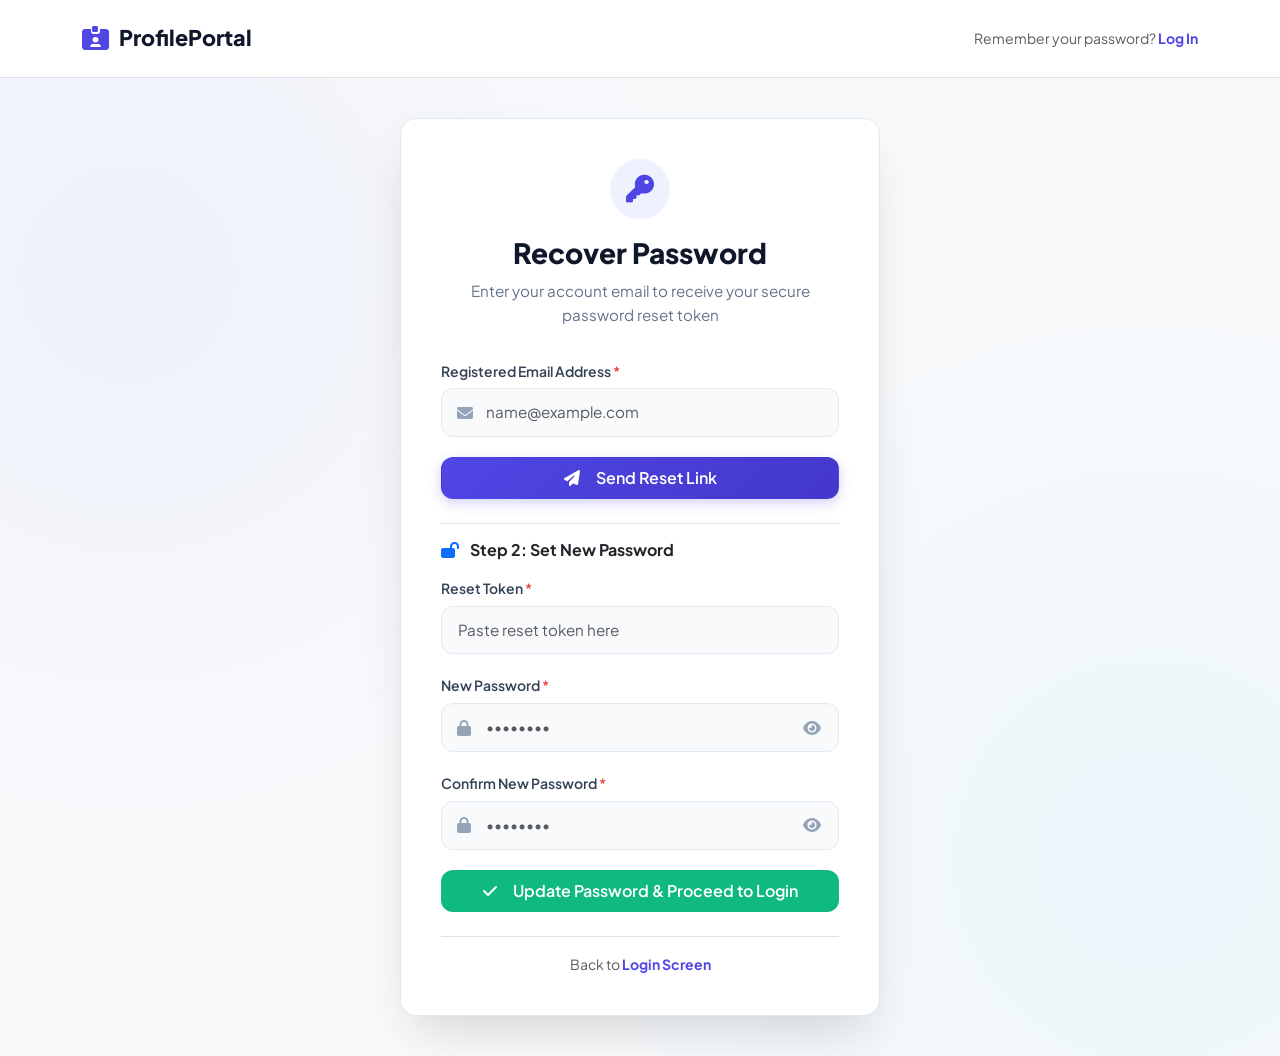
<file: frontend/forgot-password.html>
<!DOCTYPE html>
<html lang="en">
<head>
    <meta charset="UTF-8">
    <meta name="viewport" content="width=device-width, initial-scale=1.0">
    <title>Reset Password - Profile Management Portal</title>
    <link href="https://cdn.jsdelivr.net/npm/bootstrap@5.3.3/dist/css/bootstrap.min.css" rel="stylesheet">
    <link href="https://cdnjs.cloudflare.com/ajax/libs/font-awesome/6.5.1/css/all.min.css" rel="stylesheet">
    <link href="css/style.css" rel="stylesheet">
    <link href="css/auth.css" rel="stylesheet">
</head>
<body>

    <nav class="navbar navbar-light bg-white border-bottom py-3">
        <div class="container justify-content-between">
            <a class="navbar-brand" href="index.html">
                <i class="fas fa-id-card-clip"></i> ProfilePortal
            </a>
            <span class="text-muted small">
                Remember your password? <a href="login.html" class="fw-bold">Log In</a>
            </span>
        </div>
    </nav>

    <div class="auth-wrapper">
        <div class="auth-card">
            
            <div class="auth-header">
                <div class="auth-icon">
                    <i class="fas fa-key"></i>
                </div>
                <h2>Recover Password</h2>
                <p>Enter your account email to receive your secure password reset token</p>
            </div>

            <!-- Step 1: Request Token Form -->
            <form id="forgot-password-form" class="mb-4">
                <div class="form-group">
                    <label class="form-label" for="reset_email">Registered Email Address <span class="required-star">*</span></label>
                    <div class="input-icon-group">
                        <i class="fas fa-envelope input-icon"></i>
                        <input type="email" id="reset_email" class="form-control" placeholder="name@example.com" required>
                    </div>
                </div>

                <button type="submit" class="btn btn-primary w-100 py-2">
                    <i class="fas fa-paper-plane me-2"></i> Send Reset Link
                </button>
            </form>

            <div id="reset-token-result" style="display: none;"></div>

            <!-- Step 2: Perform Reset Form -->
            <div class="mt-4 pt-3 border-top">
                <h6 class="fw-bold text-dark mb-3"><i class="fas fa-lock-open me-2 text-primary"></i> Step 2: Set New Password</h6>
                <form id="reset-password-form">
                    <div class="form-group">
                        <label class="form-label" for="reset_token">Reset Token <span class="required-star">*</span></label>
                        <input type="text" id="reset_token" class="form-control no-icon" placeholder="Paste reset token here" required>
                    </div>

                    <div class="form-group">
                        <label class="form-label" for="new_password">New Password <span class="required-star">*</span></label>
                        <div class="input-icon-group">
                            <i class="fas fa-lock input-icon"></i>
                            <input type="password" id="new_password" class="form-control" placeholder="••••••••" required>
                            <button type="button" class="password-toggle-btn" data-target="new_password">
                                <i class="fas fa-eye"></i>
                            </button>
                        </div>
                    </div>

                    <div class="form-group">
                        <label class="form-label" for="confirm_new_password">Confirm New Password <span class="required-star">*</span></label>
                        <div class="input-icon-group">
                            <i class="fas fa-lock input-icon"></i>
                            <input type="password" id="confirm_new_password" class="form-control" placeholder="••••••••" required>
                            <button type="button" class="password-toggle-btn" data-target="confirm_new_password">
                                <i class="fas fa-eye"></i>
                            </button>
                        </div>
                    </div>

                    <button type="submit" class="btn btn-success w-100 py-2">
                        <i class="fas fa-check me-2"></i> Update Password & Proceed to Login
                    </button>
                </form>
            </div>

            <div class="mt-4 pt-3 border-top text-center small text-muted">
                Back to <a href="login.html" class="fw-bold">Login Screen</a>
            </div>
        </div>
    </div>

    <script src="https://cdn.jsdelivr.net/npm/bootstrap@5.3.3/dist/js/bootstrap.bundle.min.js"></script>
    <script src="js/api.js"></script>
    <script src="js/auth.js"></script>
</body>
</html>
</file>
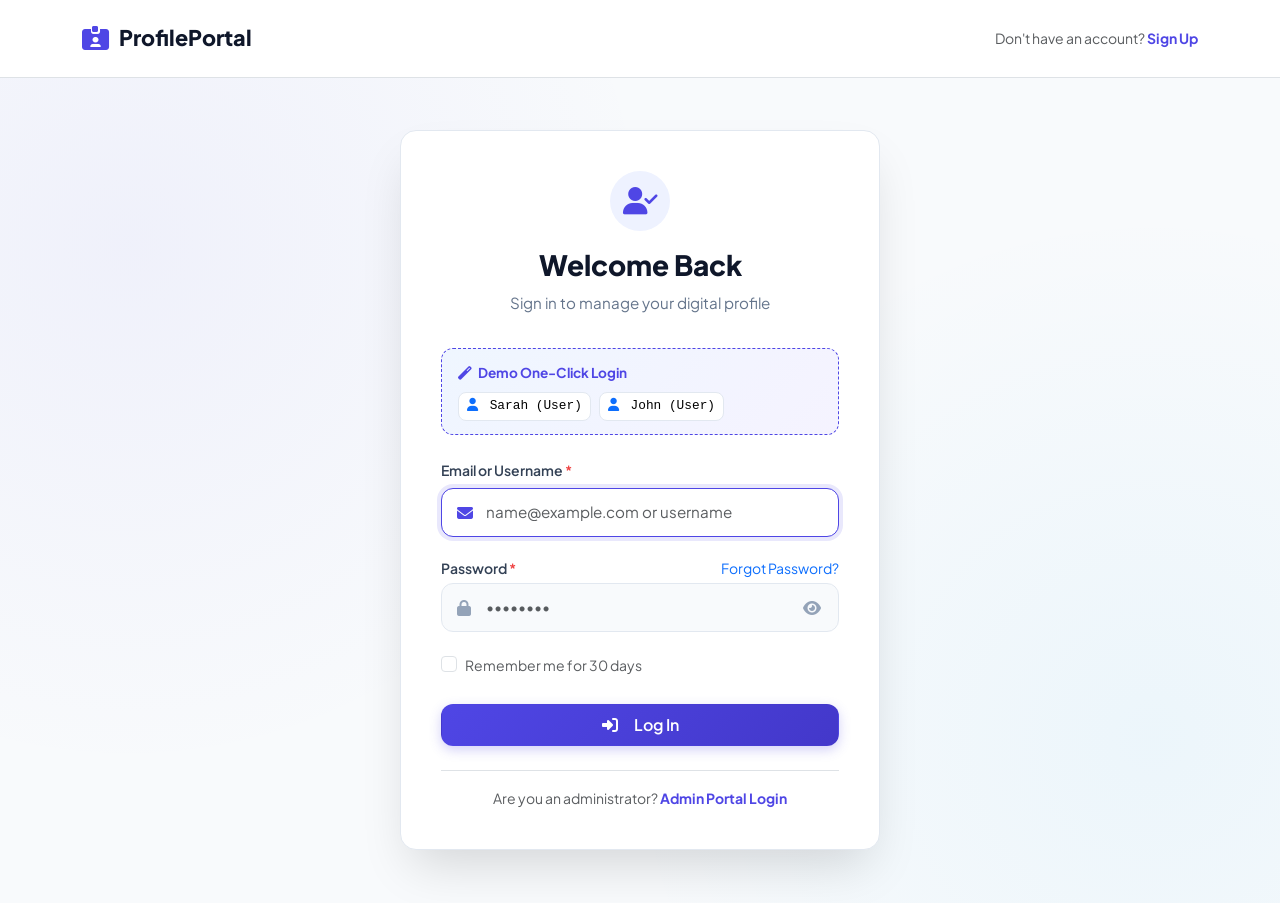
<file: frontend/login.html>
<!DOCTYPE html>
<html lang="en">
<head>
    <meta charset="UTF-8">
    <meta name="viewport" content="width=device-width, initial-scale=1.0">
    <title>User Login - Profile Management Portal</title>
    <link href="https://cdn.jsdelivr.net/npm/bootstrap@5.3.3/dist/css/bootstrap.min.css" rel="stylesheet">
    <link href="https://cdnjs.cloudflare.com/ajax/libs/font-awesome/6.5.1/css/all.min.css" rel="stylesheet">
    <link href="css/style.css" rel="stylesheet">
    <link href="css/auth.css" rel="stylesheet">
</head>
<body>

    <!-- Minimal Header -->
    <nav class="navbar navbar-light bg-white border-bottom py-3">
        <div class="container justify-content-between">
            <a class="navbar-brand" href="index.html">
                <i class="fas fa-id-card-clip"></i> ProfilePortal
            </a>
            <span class="text-muted small">
                Don't have an account? <a href="register.html" class="fw-bold">Sign Up</a>
            </span>
        </div>
    </nav>

    <!-- Auth Wrapper -->
    <div class="auth-wrapper">
        <div class="auth-card">
            
            <div class="auth-header">
                <div class="auth-icon">
                    <i class="fas fa-user-check"></i>
                </div>
                <h2>Welcome Back</h2>
                <p>Sign in to manage your digital profile</p>
            </div>

            <!-- Quick Demo Credentials Fill Pills -->
            <div class="demo-banner">
                <div class="d-flex align-items-center justify-content-between mb-2">
                    <strong><i class="fas fa-magic me-1"></i> Demo One-Click Login</strong>
                </div>
                <div class="d-flex flex-wrap gap-2">
                    <button type="button" class="demo-pill" onclick="fillDemoUser('sarah@example.com', 'User@123')">
                        <i class="fas fa-user me-1 text-primary"></i> Sarah (User)
                    </button>
                    <button type="button" class="demo-pill" onclick="fillDemoUser('john.miller@example.com', 'User@123')">
                        <i class="fas fa-user me-1 text-primary"></i> John (User)
                    </button>
                </div>
            </div>

            <!-- Login Form -->
            <form id="login-form">
                <div class="form-group">
                    <label class="form-label" for="username_or_email">
                        Email or Username <span class="required-star">*</span>
                    </label>
                    <div class="input-icon-group">
                        <i class="fas fa-envelope input-icon"></i>
                        <input type="text" id="username_or_email" class="form-control" placeholder="name@example.com or username" required autofocus>
                    </div>
                </div>

                <div class="form-group">
                    <div class="d-flex justify-content-between align-items-center mb-1">
                        <label class="form-label mb-0" for="password">
                            Password <span class="required-star">*</span>
                        </label>
                        <a href="forgot-password.html" class="small text-primary">Forgot Password?</a>
                    </div>
                    <div class="input-icon-group">
                        <i class="fas fa-lock input-icon"></i>
                        <input type="password" id="password" class="form-control" placeholder="••••••••" required>
                        <button type="button" class="password-toggle-btn" data-target="password" title="Toggle password visibility">
                            <i class="fas fa-eye"></i>
                        </button>
                    </div>
                </div>

                <div class="d-flex align-items-center justify-content-between mb-4">
                    <div class="form-check">
                        <input class="form-check-input" type="checkbox" id="remember_me">
                        <label class="form-check-label small text-muted" for="remember_me">
                            Remember me for 30 days
                        </label>
                    </div>
                </div>

                <button type="submit" class="btn btn-primary w-100 py-2 fs-6">
                    <i class="fas fa-sign-in-alt me-2"></i> Log In
                </button>
            </form>

            <div class="mt-4 pt-3 border-top text-center small text-muted">
                Are you an administrator? <a href="admin/admin-login.html" class="fw-bold">Admin Portal Login</a>
            </div>
        </div>
    </div>

    <!-- Scripts -->
    <script src="https://cdn.jsdelivr.net/npm/bootstrap@5.3.3/dist/js/bootstrap.bundle.min.js"></script>
    <script src="js/api.js"></script>
    <script src="js/auth.js"></script>
</body>
</html>
</file>
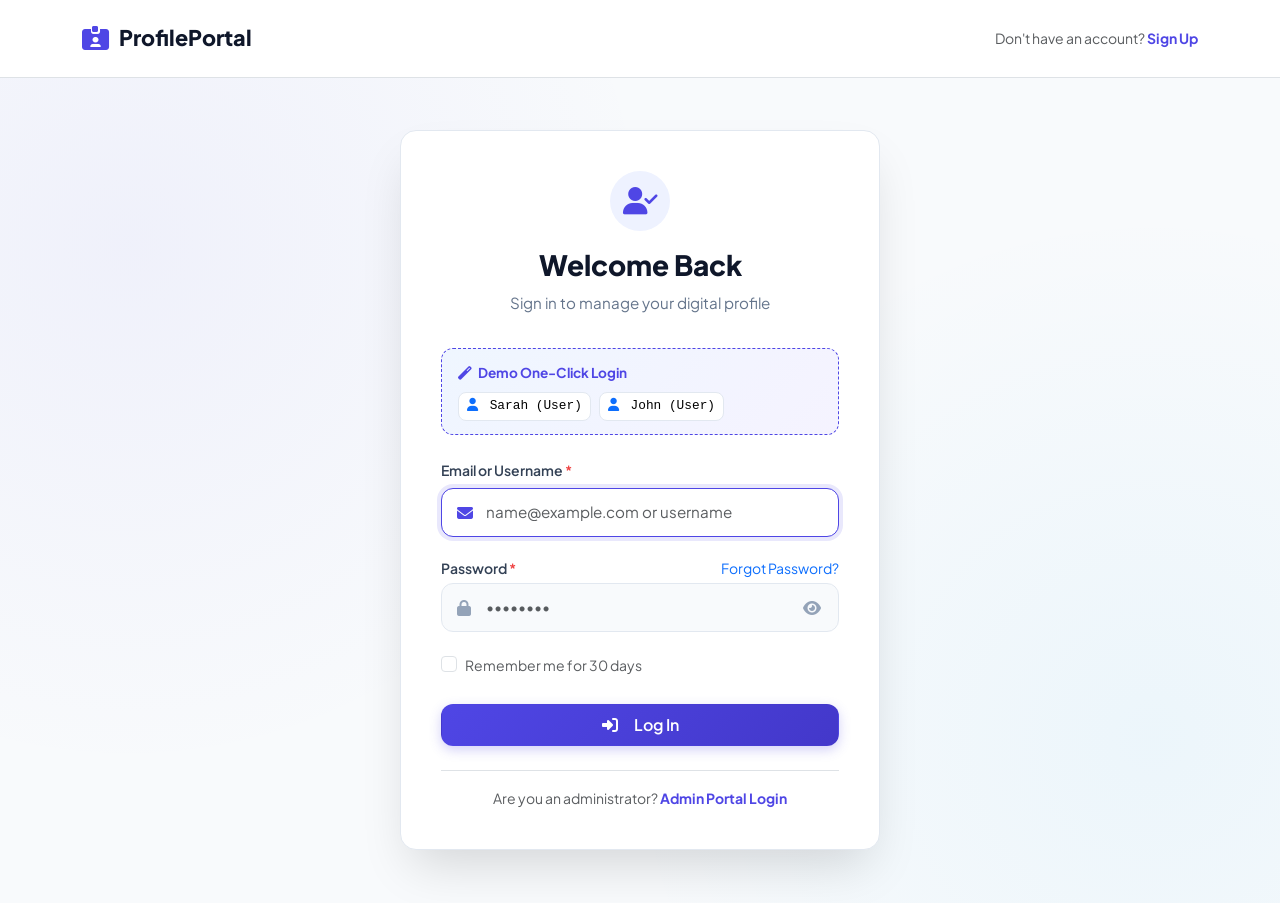
<file: frontend/profile.html>
<!DOCTYPE html>
<html lang="en">
<head>
    <meta charset="UTF-8">
    <meta name="viewport" content="width=device-width, initial-scale=1.0">
    <title>My Profile - Profile Management Portal</title>
    <link href="https://cdn.jsdelivr.net/npm/bootstrap@5.3.3/dist/css/bootstrap.min.css" rel="stylesheet">
    <link href="https://cdnjs.cloudflare.com/ajax/libs/font-awesome/6.5.1/css/all.min.css" rel="stylesheet">
    <link href="css/style.css" rel="stylesheet">
    <link href="css/dashboard.css" rel="stylesheet">
</head>
<body>

    <div class="dashboard-layout">
        <!-- Sidebar Navigation -->
        <aside class="sidebar">
            <div class="sidebar-brand">
                <i class="fas fa-id-card-clip"></i>
                <span>ProfilePortal</span>
            </div>

            <div class="sidebar-nav">
                <div class="sidebar-section-label">Main Menu</div>
                <a href="dashboard.html" class="sidebar-link">
                    <i class="fas fa-chart-pie"></i>
                    <span>Dashboard</span>
                </a>
                <a href="profile.html" class="sidebar-link active">
                    <i class="fas fa-user"></i>
                    <span>My Profile</span>
                </a>
                <a href="edit-profile.html" class="sidebar-link">
                    <i class="fas fa-user-pen"></i>
                    <span>Edit Profile</span>
                </a>

                <div class="sidebar-section-label">Account & Security</div>
                <a href="security.html" class="sidebar-link">
                    <i class="fas fa-shield-halved"></i>
                    <span>Security</span>
                </a>
                <a href="settings.html" class="sidebar-link">
                    <i class="fas fa-gear"></i>
                    <span>Account Settings</span>
                </a>
            </div>

            <div class="sidebar-footer">
                <div class="sidebar-user-mini mb-3">
                    <img id="sidebar-avatar-img" class="sidebar-user-avatar" src="" alt="Avatar" style="display: none;">
                    <div id="sidebar-avatar-initial" class="sidebar-user-avatar" style="display: flex;">U</div>
                    <div class="sidebar-user-info">
                        <div id="sidebar-user-name" class="sidebar-user-name">Loading...</div>
                        <div id="sidebar-user-role" class="sidebar-user-role">User</div>
                    </div>
                </div>
                <button onclick="handleLogout()" class="btn btn-outline-danger btn-sm w-100">
                    <i class="fas fa-sign-out-alt me-1"></i> Logout
                </button>
            </div>
        </aside>

        <!-- Main Wrapper -->
        <main class="main-wrapper">
            <!-- Top Navbar -->
            <header class="top-navbar">
                <div class="top-nav-left">
                    <button id="sidebar-toggle" class="sidebar-toggle-btn">
                        <i class="fas fa-bars"></i>
                    </button>
                    <h2 class="page-title-header">My Profile Details</h2>
                </div>

                <div class="top-nav-right">
                    <a href="edit-profile.html" class="btn btn-sm btn-primary">
                        <i class="fas fa-user-pen me-1"></i> Edit Profile
                    </a>
                </div>
            </header>

            <div class="content-body">
                
                <!-- Profile Header Card -->
                <div class="profile-hero-card">
                    <div class="position-relative">
                        <img id="profile-avatar-img" class="profile-avatar-large" src="" alt="Avatar" style="display: none;">
                        <div id="profile-avatar-initial" class="profile-avatar-large d-flex align-items-center justify-content-center fs-1 fw-bold text-primary bg-primary-subtle" style="display: flex;">U</div>
                    </div>

                    <div class="profile-hero-info">
                        <div class="d-flex align-items-center gap-2 flex-wrap">
                            <h2 id="profile-name" class="fw-bold mb-0">Loading...</h2>
                            <span id="profile-status-badge"></span>
                        </div>
                        <p id="profile-role" class="text-muted mt-1 mb-2">@username</p>
                        
                        <div class="w-100 max-w-400 mt-2">
                            <div class="d-flex justify-content-between small text-muted mb-1">
                                <span>Profile Strength</span>
                                <span id="profile-completion-text" class="fw-bold text-primary">0%</span>
                            </div>
                            <div class="progress" style="height: 6px;">
                                <div id="profile-completion-bar" class="progress-bar bg-success" style="width: 0%;"></div>
                            </div>
                        </div>
                    </div>

                    <div class="d-flex flex-wrap gap-2">
                        <a href="edit-profile.html" class="btn btn-primary btn-sm">
                            <i class="fas fa-edit me-1"></i> Edit Profile
                        </a>
                        <a href="security.html" class="btn btn-outline-primary btn-sm">
                            <i class="fas fa-key me-1"></i> Change Password
                        </a>
                        <a href="settings.html" class="btn btn-secondary btn-sm">
                            <i class="fas fa-gear me-1"></i> Settings
                        </a>
                    </div>
                </div>

                <!-- Profile Information Sections -->
                <div class="row g-4">
                    
                    <!-- 1. Personal Information -->
                    <div class="col-lg-6">
                        <div class="dashboard-card h-100">
                            <div class="d-flex align-items-center gap-2 mb-3 pb-2 border-bottom">
                                <div class="p-2 bg-primary-subtle text-primary rounded"><i class="fas fa-user"></i></div>
                                <h5 class="fw-bold mb-0">Personal Information</h5>
                            </div>

                            <div class="detail-item">
                                <div class="detail-label">Full Name</div>
                                <div id="view-full-name" class="detail-value">—</div>
                            </div>
                            <div class="detail-item">
                                <div class="detail-label">Username</div>
                                <div id="view-username" class="detail-value">—</div>
                            </div>
                            <div class="detail-item">
                                <div class="detail-label">Email Address</div>
                                <div id="view-email" class="detail-value">—</div>
                            </div>
                            <div class="detail-item">
                                <div class="detail-label">Phone Number</div>
                                <div id="view-phone" class="detail-value">—</div>
                            </div>
                            <div class="detail-item">
                                <div class="detail-label">Date of Birth</div>
                                <div id="view-dob" class="detail-value">—</div>
                            </div>
                            <div class="detail-item">
                                <div class="detail-label">Gender</div>
                                <div id="view-gender" class="detail-value">—</div>
                            </div>
                        </div>
                    </div>

                    <!-- 2. Address & Location Information -->
                    <div class="col-lg-6">
                        <div class="dashboard-card h-100">
                            <div class="d-flex align-items-center gap-2 mb-3 pb-2 border-bottom">
                                <div class="p-2 bg-info-subtle text-info rounded"><i class="fas fa-map-location-dot"></i></div>
                                <h5 class="fw-bold mb-0">Address Information</h5>
                            </div>

                            <div class="detail-item">
                                <div class="detail-label">Street Address</div>
                                <div id="view-address" class="detail-value">—</div>
                            </div>
                            <div class="detail-item">
                                <div class="detail-label">City</div>
                                <div id="view-city" class="detail-value">—</div>
                            </div>
                            <div class="detail-item">
                                <div class="detail-label">State / Province</div>
                                <div id="view-state" class="detail-value">—</div>
                            </div>
                            <div class="detail-item">
                                <div class="detail-label">Country</div>
                                <div id="view-country" class="detail-value">—</div>
                            </div>
                            <div class="detail-item">
                                <div class="detail-label">Postal / Zip Code</div>
                                <div id="view-postal-code" class="detail-value">—</div>
                            </div>
                        </div>
                    </div>

                    <!-- 3. Account Metadata & Role -->
                    <div class="col-12">
                        <div class="dashboard-card">
                            <div class="d-flex align-items-center gap-2 mb-3 pb-2 border-bottom">
                                <div class="p-2 bg-secondary-subtle text-secondary rounded"><i class="fas fa-id-badge"></i></div>
                                <h5 class="fw-bold mb-0">Account & Security Information</h5>
                            </div>

                            <div class="row g-3">
                                <div class="col-md-3">
                                    <div class="detail-label">Account Role</div>
                                    <div id="view-role" class="detail-value text-primary">USER</div>
                                </div>
                                <div class="col-md-3">
                                    <div class="detail-label">Account Created</div>
                                    <div id="view-created-at" class="detail-value">—</div>
                                </div>
                                <div class="col-md-3">
                                    <div class="detail-label">Last Updated</div>
                                    <div id="view-updated-at" class="detail-value">—</div>
                                </div>
                                <div class="col-md-3">
                                    <div class="detail-label">Last Session Login</div>
                                    <div id="view-last-login" class="detail-value">—</div>
                                </div>
                            </div>
                        </div>
                    </div>

                </div>
            </div>
        </main>
    </div>

    <!-- Scripts -->
    <script src="https://cdn.jsdelivr.net/npm/bootstrap@5.3.3/dist/js/bootstrap.bundle.min.js"></script>
    <script src="js/api.js"></script>
    <script src="js/profile.js"></script>
</body>
</html>
</file>
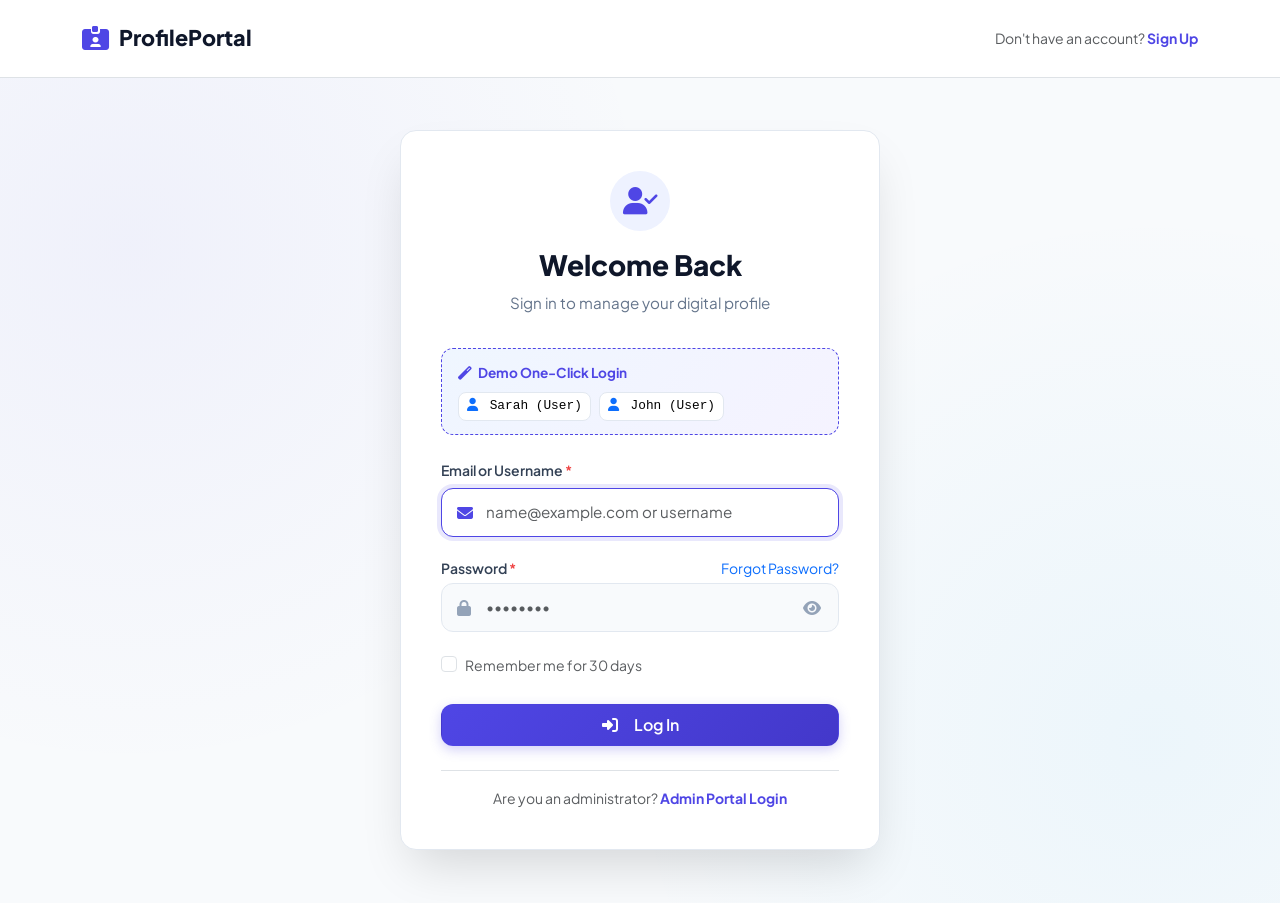
<file: frontend/security.html>
<!DOCTYPE html>
<html lang="en">
<head>
    <meta charset="UTF-8">
    <meta name="viewport" content="width=device-width, initial-scale=1.0">
    <title>Security Settings - Profile Management Portal</title>
    <link href="https://cdn.jsdelivr.net/npm/bootstrap@5.3.3/dist/css/bootstrap.min.css" rel="stylesheet">
    <link href="https://cdnjs.cloudflare.com/ajax/libs/font-awesome/6.5.1/css/all.min.css" rel="stylesheet">
    <link href="css/style.css" rel="stylesheet">
    <link href="css/dashboard.css" rel="stylesheet">
    <link href="css/auth.css" rel="stylesheet">
</head>
<body>

    <div class="dashboard-layout">
        <!-- Sidebar Navigation -->
        <aside class="sidebar">
            <div class="sidebar-brand">
                <i class="fas fa-id-card-clip"></i>
                <span>ProfilePortal</span>
            </div>

            <div class="sidebar-nav">
                <div class="sidebar-section-label">Main Menu</div>
                <a href="dashboard.html" class="sidebar-link">
                    <i class="fas fa-chart-pie"></i>
                    <span>Dashboard</span>
                </a>
                <a href="profile.html" class="sidebar-link">
                    <i class="fas fa-user"></i>
                    <span>My Profile</span>
                </a>
                <a href="edit-profile.html" class="sidebar-link">
                    <i class="fas fa-user-pen"></i>
                    <span>Edit Profile</span>
                </a>

                <div class="sidebar-section-label">Account & Security</div>
                <a href="security.html" class="sidebar-link active">
                    <i class="fas fa-shield-halved"></i>
                    <span>Security</span>
                </a>
                <a href="settings.html" class="sidebar-link">
                    <i class="fas fa-gear"></i>
                    <span>Account Settings</span>
                </a>
            </div>

            <div class="sidebar-footer">
                <div class="sidebar-user-mini mb-3">
                    <img id="sidebar-avatar-img" class="sidebar-user-avatar" src="" alt="Avatar" style="display: none;">
                    <div id="sidebar-avatar-initial" class="sidebar-user-avatar" style="display: flex;">U</div>
                    <div class="sidebar-user-info">
                        <div id="sidebar-user-name" class="sidebar-user-name">Loading...</div>
                        <div id="sidebar-user-role" class="sidebar-user-role">User</div>
                    </div>
                </div>
                <button onclick="handleLogout()" class="btn btn-outline-danger btn-sm w-100">
                    <i class="fas fa-sign-out-alt me-1"></i> Logout
                </button>
            </div>
        </aside>

        <!-- Main Wrapper -->
        <main class="main-wrapper">
            <header class="top-navbar">
                <div class="top-nav-left">
                    <button id="sidebar-toggle" class="sidebar-toggle-btn">
                        <i class="fas fa-bars"></i>
                    </button>
                    <h2 class="page-title-header">Security & Password</h2>
                </div>
            </header>

            <div class="content-body">
                <div class="row g-4 max-w-1000 mx-auto">
                    
                    <div class="col-lg-7">
                        <div class="dashboard-card">
                            <div class="d-flex align-items-center gap-2 mb-3 pb-2 border-bottom">
                                <div class="p-2 bg-primary-subtle text-primary rounded"><i class="fas fa-key"></i></div>
                                <h5 class="fw-bold mb-0">Change Password</h5>
                            </div>

                            <form id="change-password-form">
                                <div class="form-group">
                                    <label class="form-label" for="current_password">Current Password <span class="required-star">*</span></label>
                                    <div class="input-icon-group">
                                        <i class="fas fa-lock input-icon"></i>
                                        <input type="password" id="current_password" class="form-control" placeholder="••••••••" required>
                                        <button type="button" class="password-toggle-btn" data-target="current_password">
                                            <i class="fas fa-eye"></i>
                                        </button>
                                    </div>
                                </div>

                                <div class="form-group">
                                    <label class="form-label" for="new_password">New Password <span class="required-star">*</span></label>
                                    <div class="input-icon-group">
                                        <i class="fas fa-shield-alt input-icon"></i>
                                        <input type="password" id="new_password" class="form-control" placeholder="••••••••" required>
                                        <button type="button" class="password-toggle-btn" data-target="new_password">
                                            <i class="fas fa-eye"></i>
                                        </button>
                                    </div>
                                </div>

                                <div class="form-group">
                                    <label class="form-label" for="confirm_new_password">Confirm New Password <span class="required-star">*</span></label>
                                    <div class="input-icon-group">
                                        <i class="fas fa-shield-alt input-icon"></i>
                                        <input type="password" id="confirm_new_password" class="form-control" placeholder="••••••••" required>
                                        <button type="button" class="password-toggle-btn" data-target="confirm_new_password">
                                            <i class="fas fa-eye"></i>
                                        </button>
                                    </div>
                                </div>

                                <!-- Strength Meter -->
                                <div class="password-strength-container mb-3">
                                    <div class="strength-bar-wrapper">
                                        <div id="strength-bar" class="strength-bar"></div>
                                    </div>
                                    <div class="strength-text">
                                        <span id="strength-label">Password Strength</span>
                                    </div>
                                </div>

                                <button type="submit" class="btn btn-primary w-100 py-2 mt-2">
                                    <i class="fas fa-save me-1"></i> Update Password
                                </button>
                            </form>
                        </div>
                    </div>

                    <!-- Security Requirements Panel -->
                    <div class="col-lg-5">
                        <div class="dashboard-card h-100">
                            <h5 class="fw-bold mb-3"><i class="fas fa-circle-info text-info me-2"></i> Password Policy</h5>
                            <p class="small text-muted mb-3">
                                To safeguard your identity, passwords must satisfy all the complexity rules specified below:
                            </p>

                            <div class="password-requirements-box bg-white border">
                                <div id="req-length" class="requirement-item mb-2">
                                    <i class="far fa-circle"></i> Minimum 8 characters
                                </div>
                                <div id="req-upper" class="requirement-item mb-2">
                                    <i class="far fa-circle"></i> At least one uppercase letter (A-Z)
                                </div>
                                <div id="req-lower" class="requirement-item mb-2">
                                    <i class="far fa-circle"></i> At least one lowercase letter (a-z)
                                </div>
                                <div id="req-num" class="requirement-item mb-2">
                                    <i class="far fa-circle"></i> At least one number (0-9)
                                </div>
                                <div id="req-special" class="requirement-item">
                                    <i class="far fa-circle"></i> At least one special character (!@#$%^&*)
                                </div>
                            </div>

                            <div class="p-3 bg-light rounded-3 mt-4">
                                <h6 class="fw-bold small mb-1"><i class="fas fa-shield-virus text-success me-1"></i> Cryptographic Hashing</h6>
                                <p class="small text-muted mb-0">
                                    Your password is never stored as plain text. It is automatically converted into an irreversible salted hash using Bcrypt before database storage.
                                </p>
                            </div>
                        </div>
                    </div>

                </div>
            </div>
        </main>
    </div>

    <script src="https://cdn.jsdelivr.net/npm/bootstrap@5.3.3/dist/js/bootstrap.bundle.min.js"></script>
    <script src="js/api.js"></script>
    <script src="js/auth.js"></script>
    <script src="js/security.js"></script>
</body>
</html>
</file>
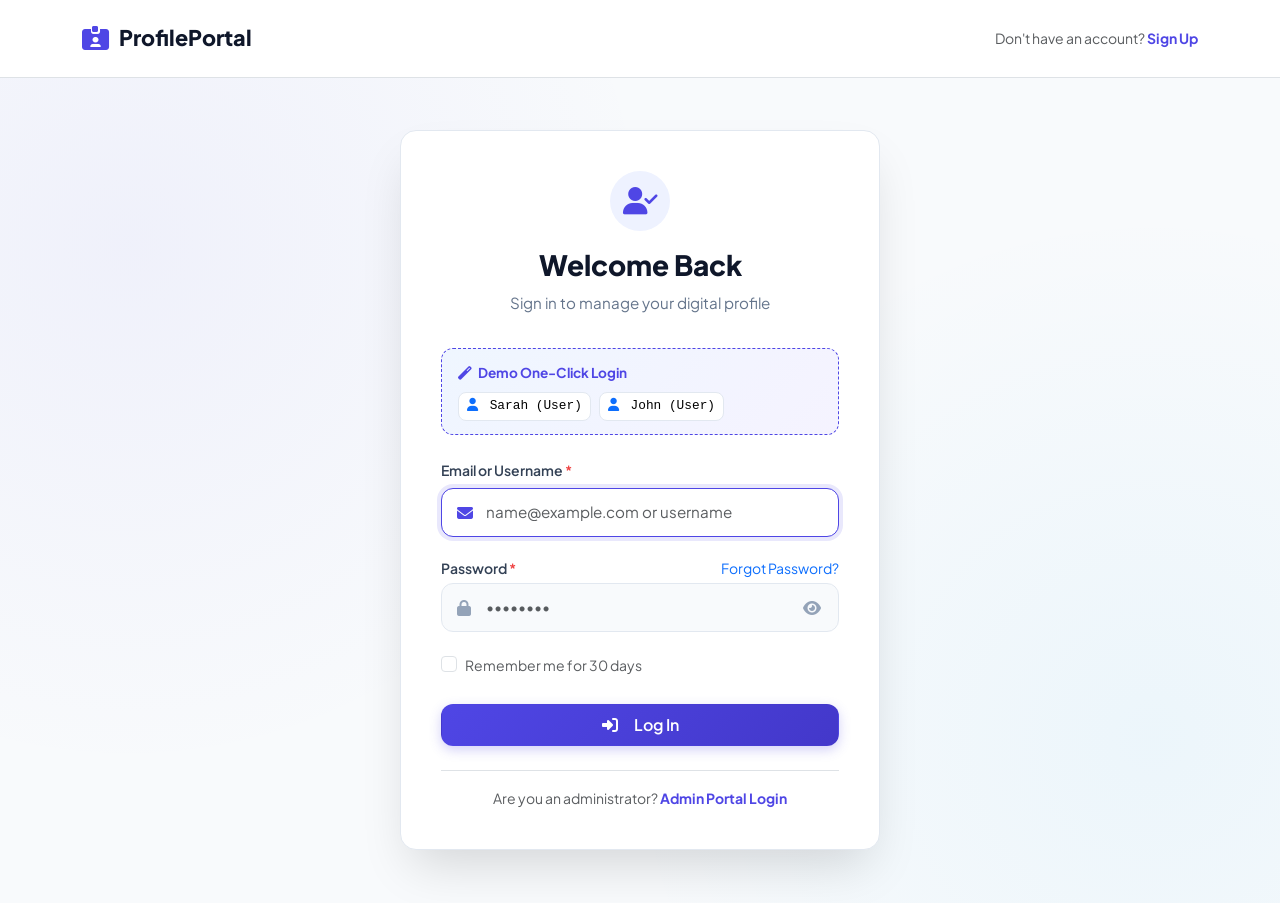
<file: frontend/settings.html>
<!DOCTYPE html>
<html lang="en">
<head>
    <meta charset="UTF-8">
    <meta name="viewport" content="width=device-width, initial-scale=1.0">
    <title>Account Settings - Profile Management Portal</title>
    <link href="https://cdn.jsdelivr.net/npm/bootstrap@5.3.3/dist/css/bootstrap.min.css" rel="stylesheet">
    <link href="https://cdnjs.cloudflare.com/ajax/libs/font-awesome/6.5.1/css/all.min.css" rel="stylesheet">
    <link href="css/style.css" rel="stylesheet">
    <link href="css/dashboard.css" rel="stylesheet">
</head>
<body>

    <div class="dashboard-layout">
        <!-- Sidebar Navigation -->
        <aside class="sidebar">
            <div class="sidebar-brand">
                <i class="fas fa-id-card-clip"></i>
                <span>ProfilePortal</span>
            </div>

            <div class="sidebar-nav">
                <div class="sidebar-section-label">Main Menu</div>
                <a href="dashboard.html" class="sidebar-link">
                    <i class="fas fa-chart-pie"></i>
                    <span>Dashboard</span>
                </a>
                <a href="profile.html" class="sidebar-link">
                    <i class="fas fa-user"></i>
                    <span>My Profile</span>
                </a>
                <a href="edit-profile.html" class="sidebar-link">
                    <i class="fas fa-user-pen"></i>
                    <span>Edit Profile</span>
                </a>

                <div class="sidebar-section-label">Account & Security</div>
                <a href="security.html" class="sidebar-link">
                    <i class="fas fa-shield-halved"></i>
                    <span>Security</span>
                </a>
                <a href="settings.html" class="sidebar-link active">
                    <i class="fas fa-gear"></i>
                    <span>Account Settings</span>
                </a>
            </div>

            <div class="sidebar-footer">
                <div class="sidebar-user-mini mb-3">
                    <img id="sidebar-avatar-img" class="sidebar-user-avatar" src="" alt="Avatar" style="display: none;">
                    <div id="sidebar-avatar-initial" class="sidebar-user-avatar" style="display: flex;">U</div>
                    <div class="sidebar-user-info">
                        <div id="sidebar-user-name" class="sidebar-user-name">Loading...</div>
                        <div id="sidebar-user-role" class="sidebar-user-role">User</div>
                    </div>
                </div>
                <button onclick="handleLogout()" class="btn btn-outline-danger btn-sm w-100">
                    <i class="fas fa-sign-out-alt me-1"></i> Logout
                </button>
            </div>
        </aside>

        <!-- Main Wrapper -->
        <main class="main-wrapper">
            <header class="top-navbar">
                <div class="top-nav-left">
                    <button id="sidebar-toggle" class="sidebar-toggle-btn">
                        <i class="fas fa-bars"></i>
                    </button>
                    <h2 class="page-title-header">Account Preferences & Settings</h2>
                </div>
            </header>

            <div class="content-body">
                <div class="max-w-900 mx-auto">
                    
                    <!-- 1. Email Preferences -->
                    <div class="dashboard-card mb-4">
                        <div class="d-flex align-items-center justify-content-between mb-3 pb-2 border-bottom">
                            <div class="d-flex align-items-center gap-2">
                                <div class="p-2 bg-primary-subtle text-primary rounded"><i class="fas fa-envelope"></i></div>
                                <h5 class="fw-bold mb-0">Primary Email Address</h5>
                            </div>
                        </div>

                        <form id="settings-email-form">
                            <div class="row g-3 align-items-end">
                                <div class="col-md-8">
                                    <label class="form-label" for="settings_email">Account Email</label>
                                    <input type="email" id="settings_email" class="form-control no-icon" required>
                                </div>
                                <div class="col-md-4">
                                    <button type="submit" class="btn btn-primary w-100">
                                        <i class="fas fa-save me-1"></i> Update Email
                                    </button>
                                </div>
                            </div>
                        </form>
                    </div>

                    <!-- 2. Notification Preferences -->
                    <div class="dashboard-card mb-4">
                        <div class="d-flex align-items-center gap-2 mb-3 pb-2 border-bottom">
                            <div class="p-2 bg-info-subtle text-info rounded"><i class="fas fa-bell"></i></div>
                            <h5 class="fw-bold mb-0">Notification Preferences</h5>
                        </div>

                        <form id="notifications-form">
                            <div class="form-check form-switch mb-3">
                                <input class="form-check-input" type="checkbox" id="notify_security" checked>
                                <label class="form-check-label fw-semibold" for="notify_security">Security Alerts</label>
                                <div class="small text-muted">Receive alerts on suspicious logins, password updates, and token changes.</div>
                            </div>

                            <div class="form-check form-switch mb-3">
                                <input class="form-check-input" type="checkbox" id="notify_profile" checked>
                                <label class="form-check-label fw-semibold" for="notify_profile">Profile & Account Updates</label>
                                <div class="small text-muted">Get notifications when your profile details or permissions are updated.</div>
                            </div>

                            <div class="form-check form-switch mb-3">
                                <input class="form-check-input" type="checkbox" id="notify_newsletter">
                                <label class="form-check-label fw-semibold" for="notify_newsletter">Product Updates & Features</label>
                                <div class="small text-muted">Receive occasional updates on portal features and improvements.</div>
                            </div>

                            <button type="submit" class="btn btn-outline-primary btn-sm">
                                <i class="fas fa-check me-1"></i> Save Notification Preferences
                            </button>
                        </form>
                    </div>

                    <!-- 3. Account Status & Quick Actions -->
                    <div class="dashboard-card mb-4">
                        <div class="d-flex align-items-center gap-2 mb-3 pb-2 border-bottom">
                            <div class="p-2 bg-secondary-subtle text-secondary rounded"><i class="fas fa-sliders"></i></div>
                            <h5 class="fw-bold mb-0">Account State</h5>
                        </div>

                        <div class="d-flex justify-content-between align-items-center py-2 border-bottom">
                            <div>
                                <div class="fw-bold">Current Account Status</div>
                                <div class="small text-muted">Active identity status on the portal</div>
                            </div>
                            <span id="settings-current-status"><span class="badge-status active">ACTIVE</span></span>
                        </div>

                        <div class="d-flex justify-content-between align-items-center py-2">
                            <div>
                                <div class="fw-bold">Session Security</div>
                                <div class="small text-muted">End current session and clear local token store</div>
                            </div>
                            <button onclick="handleLogout()" class="btn btn-sm btn-outline-secondary">
                                <i class="fas fa-sign-out-alt me-1"></i> Log Out
                            </button>
                        </div>
                    </div>

                    <!-- 4. Danger Zone (Account Deletion) -->
                    <div class="dashboard-card border-danger-subtle bg-danger-subtle bg-opacity-10">
                        <div class="d-flex align-items-center gap-2 mb-2 text-danger">
                            <i class="fas fa-triangle-exclamation fa-lg"></i>
                            <h5 class="fw-bold mb-0">Danger Zone</h5>
                        </div>
                        <p class="small text-muted mb-3">
                            Permanently delete your account, personal details, and avatar from the system. This action cannot be undone.
                        </p>
                        <button type="button" class="btn btn-danger" data-bs-toggle="modal" data-bs-target="#deleteAccountModal">
                            <i class="fas fa-trash-alt me-1"></i> Delete My Account Permanently
                        </button>
                    </div>

                </div>
            </div>
        </main>
    </div>

    <!-- Delete Account Confirmation Modal -->
    <div class="modal fade" id="deleteAccountModal" tabindex="-1" aria-labelledby="deleteAccountModalLabel" aria-hidden="true">
        <div class="modal-dialog modal-dialog-centered">
            <div class="modal-content">
                <div class="modal-header bg-danger text-white">
                    <h5 class="modal-title" id="deleteAccountModalLabel">
                        <i class="fas fa-triangle-exclamation me-2"></i> Confirm Account Deletion
                    </h5>
                    <button type="button" class="btn-close btn-close-white" data-bs-dismiss="modal" aria-label="Close"></button>
                </div>
                <div class="modal-body p-4">
                    <p class="text-danger fw-bold mb-2">
                        Are you sure you want to permanently delete your account?
                    </p>
                    <p class="small text-muted mb-3">
                        All your profile information, address details, and uploaded profile pictures will be immediately wiped from the database.
                    </p>
                    <div class="mb-3">
                        <label class="form-label small fw-bold" for="delete_confirmation_text">
                            To confirm, please type <span class="badge bg-danger">DELETE</span> in the box below:
                        </label>
                        <input type="text" id="delete_confirmation_text" class="form-control" placeholder="DELETE">
                    </div>
                </div>
                <div class="modal-footer">
                    <button type="button" class="btn btn-secondary" data-bs-dismiss="modal">Cancel</button>
                    <button type="button" id="confirm-delete-account-btn" class="btn btn-danger">
                        <i class="fas fa-trash me-1"></i> Yes, Delete My Account
                    </button>
                </div>
            </div>
        </div>
    </div>

    <!-- Scripts -->
    <script src="https://cdn.jsdelivr.net/npm/bootstrap@5.3.3/dist/js/bootstrap.bundle.min.js"></script>
    <script src="js/api.js"></script>
    <script src="js/settings.js"></script>
</body>
</html>
</file>
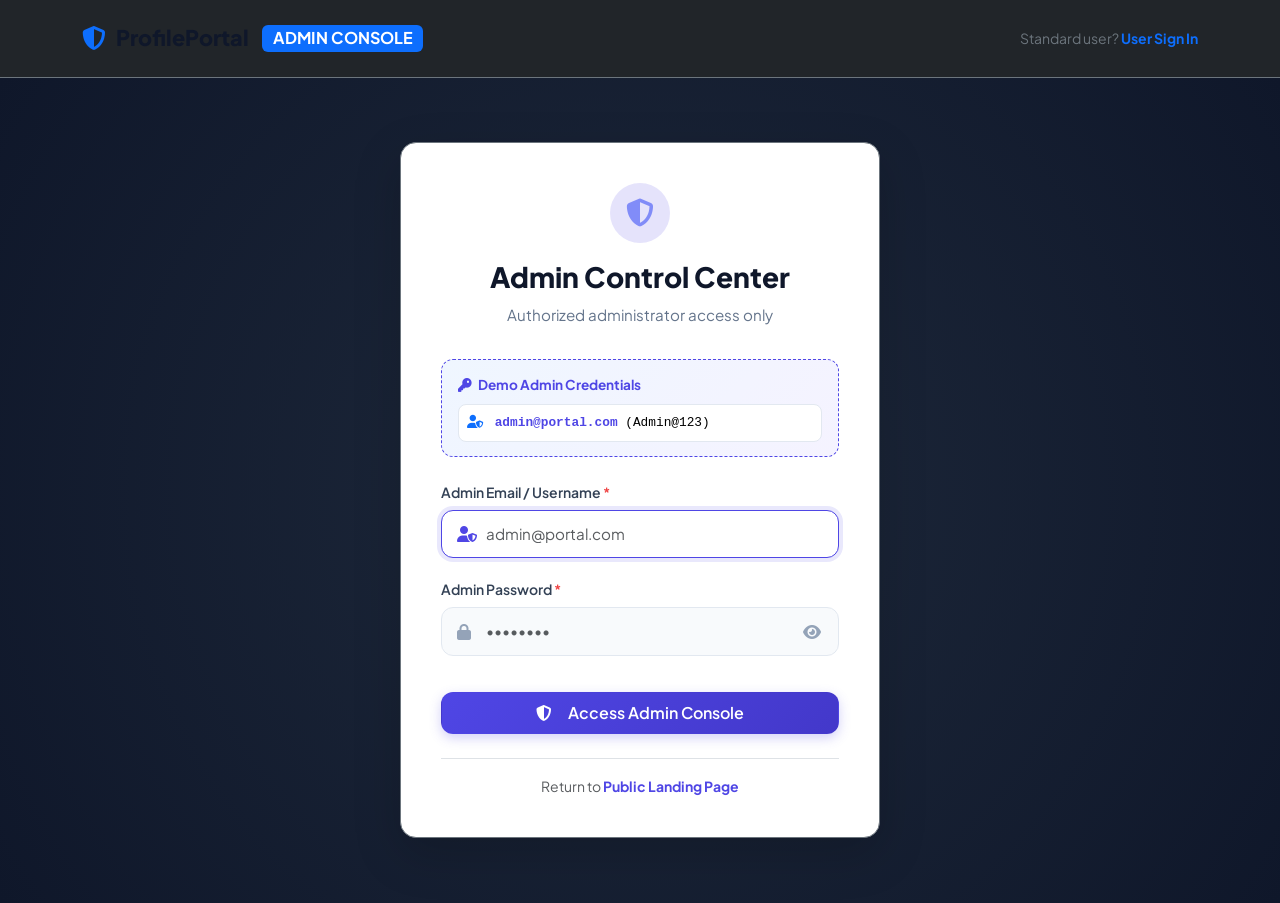
<file: frontend/admin/admin-login.html>
<!DOCTYPE html>
<html lang="en">
<head>
    <meta charset="UTF-8">
    <meta name="viewport" content="width=device-width, initial-scale=1.0">
    <title>Administrator Login - Profile Management Portal</title>
    <link href="https://cdn.jsdelivr.net/npm/bootstrap@5.3.3/dist/css/bootstrap.min.css" rel="stylesheet">
    <link href="https://cdnjs.cloudflare.com/ajax/libs/font-awesome/6.5.1/css/all.min.css" rel="stylesheet">
    <link href="../css/style.css" rel="stylesheet">
    <link href="../css/auth.css" rel="stylesheet">
</head>
<body class="bg-dark text-white">

    <nav class="navbar navbar-dark bg-dark border-bottom border-secondary py-3">
        <div class="container justify-content-between">
            <a class="navbar-brand text-white" href="../index.html">
                <i class="fas fa-shield-halved text-primary"></i> ProfilePortal <span class="badge bg-primary ms-1 small">ADMIN CONSOLE</span>
            </a>
            <span class="text-secondary small">
                Standard user? <a href="../login.html" class="text-primary fw-bold">User Sign In</a>
            </span>
        </div>
    </nav>

    <div class="auth-wrapper" style="background: radial-gradient(circle at center, #1e293b 0%, #0f172a 100%);">
        <div class="auth-card border-secondary shadow-lg">
            
            <div class="auth-header">
                <div class="auth-icon" style="background: rgba(79, 70, 229, 0.15); color: #818cf8;">
                    <i class="fas fa-shield-halved"></i>
                </div>
                <h2>Admin Control Center</h2>
                <p>Authorized administrator access only</p>
            </div>

            <!-- Demo Administrator Autofill Pill -->
            <div class="demo-banner">
                <div class="d-flex align-items-center justify-content-between mb-2">
                    <strong><i class="fas fa-key me-1"></i> Demo Admin Credentials</strong>
                </div>
                <button type="button" class="demo-pill w-100 text-start py-2" onclick="fillAdminCredentials()">
                    <i class="fas fa-user-shield me-1 text-primary"></i> <strong>admin@portal.com</strong> (Admin@123)
                </button>
            </div>

            <form id="admin-login-form">
                <div class="form-group">
                    <label class="form-label" for="admin_username">Admin Email / Username <span class="required-star">*</span></label>
                    <div class="input-icon-group">
                        <i class="fas fa-user-shield input-icon"></i>
                        <input type="text" id="admin_username" class="form-control" placeholder="admin@portal.com" required autofocus>
                    </div>
                </div>

                <div class="form-group">
                    <label class="form-label" for="admin_password">Admin Password <span class="required-star">*</span></label>
                    <div class="input-icon-group">
                        <i class="fas fa-lock input-icon"></i>
                        <input type="password" id="admin_password" class="form-control" placeholder="••••••••" required>
                        <button type="button" class="password-toggle-btn" data-target="admin_password">
                            <i class="fas fa-eye"></i>
                        </button>
                    </div>
                </div>

                <button type="submit" class="btn btn-primary w-100 py-2 fs-6 mt-3">
                    <i class="fas fa-shield-alt me-2"></i> Access Admin Console
                </button>
            </form>

            <div class="mt-4 pt-3 border-top text-center small text-muted">
                Return to <a href="../index.html" class="fw-bold">Public Landing Page</a>
            </div>
        </div>
    </div>

    <script src="https://cdn.jsdelivr.net/npm/bootstrap@5.3.3/dist/js/bootstrap.bundle.min.js"></script>
    <script src="../js/api.js"></script>
    <script src="../js/admin.js"></script>
    <script>
        initPasswordToggles();
        function fillAdminCredentials() {
            document.getElementById('admin_username').value = 'admin@portal.com';
            document.getElementById('admin_password').value = 'Admin@123';
            showToast('Credentials Filled', 'Admin demo login pre-filled.', 'info');
        }
    </script>
</body>
</html>
</file>
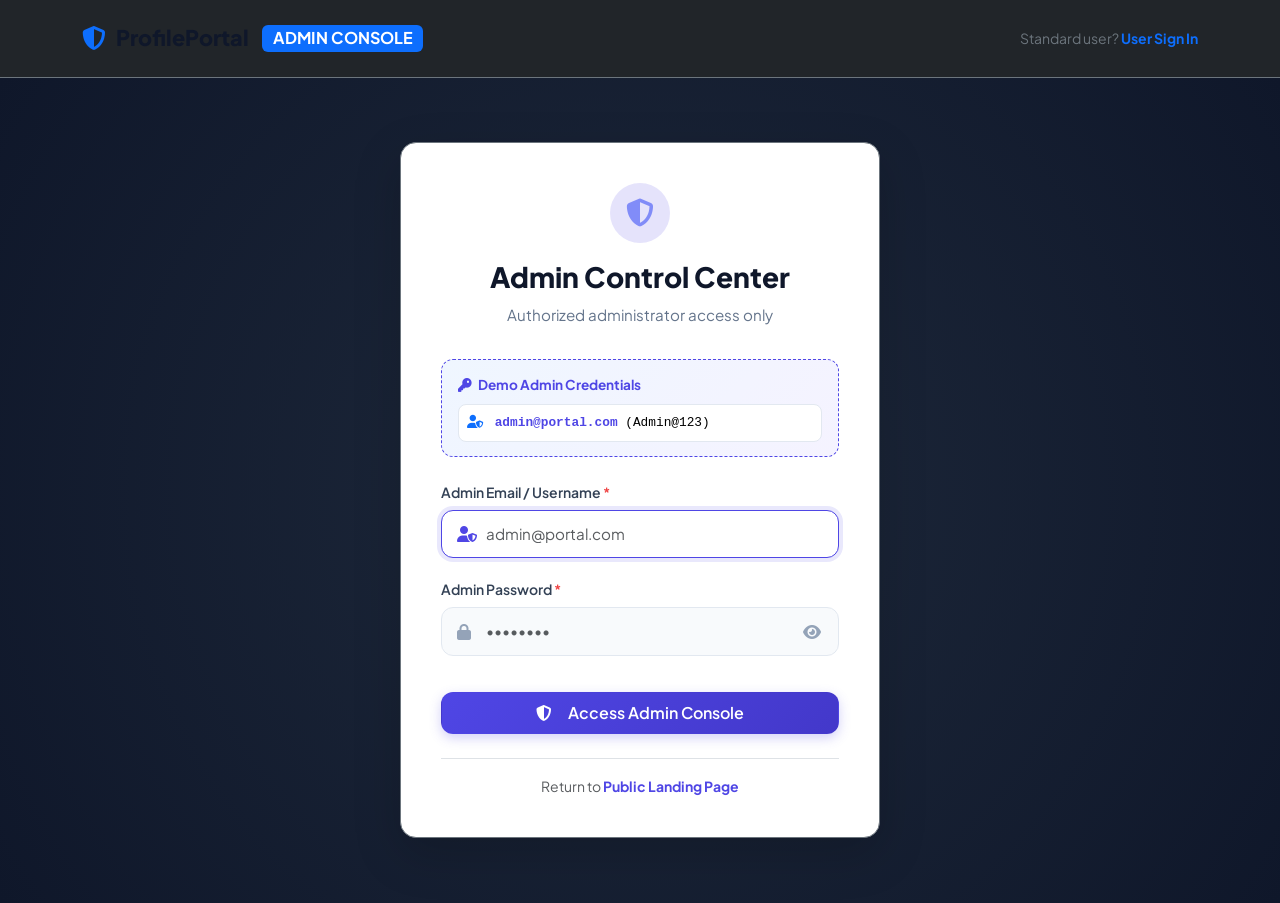
<file: frontend/admin/user-details.html>
<!DOCTYPE html>
<html lang="en">
<head>
    <meta charset="UTF-8">
    <meta name="viewport" content="width=device-width, initial-scale=1.0">
    <title>User Details - Admin Console</title>
    <link href="https://cdn.jsdelivr.net/npm/bootstrap@5.3.3/dist/css/bootstrap.min.css" rel="stylesheet">
    <link href="https://cdnjs.cloudflare.com/ajax/libs/font-awesome/6.5.1/css/all.min.css" rel="stylesheet">
    <link href="../css/style.css" rel="stylesheet">
    <link href="../css/dashboard.css" rel="stylesheet">
    <link href="../css/admin.css" rel="stylesheet">
</head>
<body>

    <div class="dashboard-layout">
        <!-- Sidebar Navigation -->
        <aside class="sidebar">
            <div class="sidebar-brand">
                <i class="fas fa-shield-halved text-primary"></i>
                <span>Admin Console</span>
            </div>

            <div class="sidebar-nav">
                <div class="sidebar-section-label">Management</div>
                <a href="admin-dashboard.html" class="sidebar-link">
                    <i class="fas fa-chart-line"></i>
                    <span>Dashboard</span>
                </a>
                <a href="users.html" class="sidebar-link active">
                    <i class="fas fa-users"></i>
                    <span>All Users</span>
                </a>
                <a href="users.html?status=ACTIVE" class="sidebar-link">
                    <i class="fas fa-user-check"></i>
                    <span>Active Users</span>
                </a>
                <a href="users.html?status=INACTIVE" class="sidebar-link">
                    <i class="fas fa-user-slash"></i>
                    <span>Inactive Users</span>
                </a>

                <div class="sidebar-section-label">System & Reports</div>
                <a href="../dashboard.html" class="sidebar-link">
                    <i class="fas fa-user-gear"></i>
                    <span>Switch to User View</span>
                </a>
                <a href="/docs" target="_blank" class="sidebar-link">
                    <i class="fas fa-book"></i>
                    <span>FastAPI API Docs</span>
                </a>
            </div>

            <div class="sidebar-footer">
                <div class="sidebar-user-mini mb-3">
                    <div class="sidebar-user-avatar bg-dark text-white"><i class="fas fa-shield-alt"></i></div>
                    <div class="sidebar-user-info">
                        <div id="admin-sidebar-name" class="sidebar-user-name">Administrator</div>
                        <div id="admin-sidebar-role" class="sidebar-user-role">Super Admin</div>
                    </div>
                </div>
                <button onclick="handleLogout(true)" class="btn btn-outline-danger btn-sm w-100">
                    <i class="fas fa-sign-out-alt me-1"></i> Admin Logout
                </button>
            </div>
        </aside>

        <!-- Main Wrapper -->
        <main class="main-wrapper">
            <header class="top-navbar">
                <div class="top-nav-left">
                    <button id="sidebar-toggle" class="sidebar-toggle-btn">
                        <i class="fas fa-bars"></i>
                    </button>
                    <h2 class="page-title-header">Detailed User Inspector</h2>
                </div>

                <div class="top-nav-right">
                    <a href="users.html" class="btn btn-sm btn-secondary">
                        <i class="fas fa-arrow-left me-1"></i> Back to Users List
                    </a>
                </div>
            </header>

            <div class="content-body" id="admin-user-details-card">
                
                <!-- User Profile Header -->
                <div class="profile-hero-card">
                    <div class="position-relative">
                        <img id="detail-avatar-img" class="profile-avatar-large" src="" alt="Avatar" style="display: none;">
                        <div id="detail-avatar-initial" class="profile-avatar-large d-flex align-items-center justify-content-center fs-1 fw-bold text-primary bg-primary-subtle" style="display: flex;">U</div>
                    </div>

                    <div class="profile-hero-info">
                        <div class="d-flex align-items-center gap-2 flex-wrap mb-1">
                            <h2 id="detail-full-name" class="fw-bold mb-0">Loading...</h2>
                            <span id="detail-status-badge"></span>
                            <span id="detail-role-badge"></span>
                        </div>
                        <p class="text-muted mb-3">@<span id="detail-username">username</span></p>

                        <div class="d-flex flex-wrap gap-2">
                            <button id="detail-edit-btn" class="btn btn-primary btn-sm">
                                <i class="fas fa-edit me-1"></i> Edit User Info
                            </button>
                            <button id="detail-toggle-status-btn" class="btn btn-warning btn-sm">
                                <i class="fas fa-power-off me-1"></i> Toggle Status
                            </button>
                            <button id="detail-delete-btn" class="btn btn-danger btn-sm">
                                <i class="fas fa-trash me-1"></i> Delete User
                            </button>
                        </div>
                    </div>
                </div>

                <!-- Info Grid -->
                <div class="row g-4">
                    
                    <!-- Contact & Personal Details -->
                    <div class="col-lg-6">
                        <div class="dashboard-card h-100">
                            <div class="d-flex align-items-center gap-2 mb-3 pb-2 border-bottom">
                                <div class="p-2 bg-primary-subtle text-primary rounded"><i class="fas fa-user"></i></div>
                                <h5 class="fw-bold mb-0">Personal & Contact</h5>
                            </div>

                            <div class="detail-item">
                                <div class="detail-label">Email Address</div>
                                <div id="detail-email" class="detail-value">—</div>
                            </div>
                            <div class="detail-item">
                                <div class="detail-label">Phone Number</div>
                                <div id="detail-phone" class="detail-value">—</div>
                            </div>
                            <div class="detail-item">
                                <div class="detail-label">Date of Birth</div>
                                <div id="detail-dob" class="detail-value">—</div>
                            </div>
                            <div class="detail-item">
                                <div class="detail-label">Gender</div>
                                <div id="detail-gender" class="detail-value">—</div>
                            </div>
                        </div>
                    </div>

                    <!-- Address & Geography -->
                    <div class="col-lg-6">
                        <div class="dashboard-card h-100">
                            <div class="d-flex align-items-center gap-2 mb-3 pb-2 border-bottom">
                                <div class="p-2 bg-info-subtle text-info rounded"><i class="fas fa-map-location-dot"></i></div>
                                <h5 class="fw-bold mb-0">Address Information</h5>
                            </div>

                            <div class="detail-item">
                                <div class="detail-label">Street Address</div>
                                <div id="detail-address" class="detail-value">—</div>
                            </div>
                            <div class="detail-item">
                                <div class="detail-label">City</div>
                                <div id="detail-city" class="detail-value">—</div>
                            </div>
                            <div class="detail-item">
                                <div class="detail-label">State / Province</div>
                                <div id="detail-state" class="detail-value">—</div>
                            </div>
                            <div class="detail-item">
                                <div class="detail-label">Country</div>
                                <div id="detail-country" class="detail-value">—</div>
                            </div>
                            <div class="detail-item">
                                <div class="detail-label">Postal / Zip Code</div>
                                <div id="detail-postal" class="detail-value">—</div>
                            </div>
                        </div>
                    </div>

                    <!-- System Audit & Registration Logs -->
                    <div class="col-12">
                        <div class="dashboard-card">
                            <div class="d-flex align-items-center gap-2 mb-3 pb-2 border-bottom">
                                <div class="p-2 bg-secondary-subtle text-secondary rounded"><i class="fas fa-history"></i></div>
                                <h5 class="fw-bold mb-0">System Audit & Timestamps</h5>
                            </div>

                            <div class="row g-3">
                                <div class="col-md-4">
                                    <div class="detail-label">Registration Date</div>
                                    <div id="detail-created" class="detail-value">—</div>
                                </div>
                                <div class="col-md-4">
                                    <div class="detail-label">Last Profile Modification</div>
                                    <div id="detail-updated" class="detail-value">—</div>
                                </div>
                                <div class="col-md-4">
                                    <div class="detail-label">Last User Session Login</div>
                                    <div id="detail-last-login" class="detail-value">—</div>
                                </div>
                            </div>
                        </div>
                    </div>

                </div>

            </div>
        </main>
    </div>

    <!-- Admin Edit User Modal -->
    <div class="modal fade" id="adminEditUserModal" tabindex="-1" aria-labelledby="adminEditUserModalLabel" aria-hidden="true">
        <div class="modal-dialog modal-dialog-centered modal-lg">
            <div class="modal-content">
                <div class="modal-header">
                    <h5 class="modal-title fw-bold" id="adminEditUserModalLabel">
                        <i class="fas fa-user-pen text-primary me-2"></i> Edit User Information
                    </h5>
                    <button type="button" class="btn-close" data-bs-dismiss="modal" aria-label="Close"></button>
                </div>
                <form id="admin-edit-user-form">
                    <div class="modal-body p-4">
                        <div class="row g-3">
                            <div class="col-md-6">
                                <label class="form-label" for="admin_edit_fullname">Full Name <span class="required-star">*</span></label>
                                <input type="text" id="admin_edit_fullname" class="form-control no-icon" required>
                            </div>

                            <div class="col-md-6">
                                <label class="form-label" for="admin_edit_username">Username <span class="required-star">*</span></label>
                                <input type="text" id="admin_edit_username" class="form-control no-icon" required>
                            </div>

                            <div class="col-md-6">
                                <label class="form-label" for="admin_edit_email">Email Address <span class="required-star">*</span></label>
                                <input type="email" id="admin_edit_email" class="form-control no-icon" required>
                            </div>

                            <div class="col-md-6">
                                <label class="form-label" for="admin_edit_phone">Phone Number</label>
                                <input type="tel" id="admin_edit_phone" class="form-control no-icon">
                            </div>

                            <div class="col-md-6">
                                <label class="form-label" for="admin_edit_city">City</label>
                                <input type="text" id="admin_edit_city" class="form-control no-icon">
                            </div>

                            <div class="col-md-6">
                                <label class="form-label" for="admin_edit_country">Country</label>
                                <input type="text" id="admin_edit_country" class="form-control no-icon">
                            </div>

                            <div class="col-md-6">
                                <label class="form-label" for="admin_edit_role">User Role</label>
                                <select id="admin_edit_role" class="form-select">
                                    <option value="USER">USER</option>
                                    <option value="ADMIN">ADMIN</option>
                                </select>
                            </div>

                            <div class="col-md-6">
                                <label class="form-label" for="admin_edit_status">Account Status</label>
                                <select id="admin_edit_status" class="form-select">
                                    <option value="ACTIVE">ACTIVE</option>
                                    <option value="INACTIVE">INACTIVE</option>
                                </select>
                            </div>
                        </div>
                    </div>
                    <div class="modal-footer">
                        <button type="button" class="btn btn-secondary" data-bs-dismiss="modal">Cancel</button>
                        <button type="submit" class="btn btn-primary">
                            <i class="fas fa-save me-1"></i> Update User Record
                        </button>
                    </div>
                </form>
            </div>
        </div>
    </div>

    <!-- Scripts -->
    <script src="https://cdn.jsdelivr.net/npm/bootstrap@5.3.3/dist/js/bootstrap.bundle.min.js"></script>
    <script src="../js/api.js"></script>
    <script src="../js/admin.js"></script>
</body>
</html>
</file>
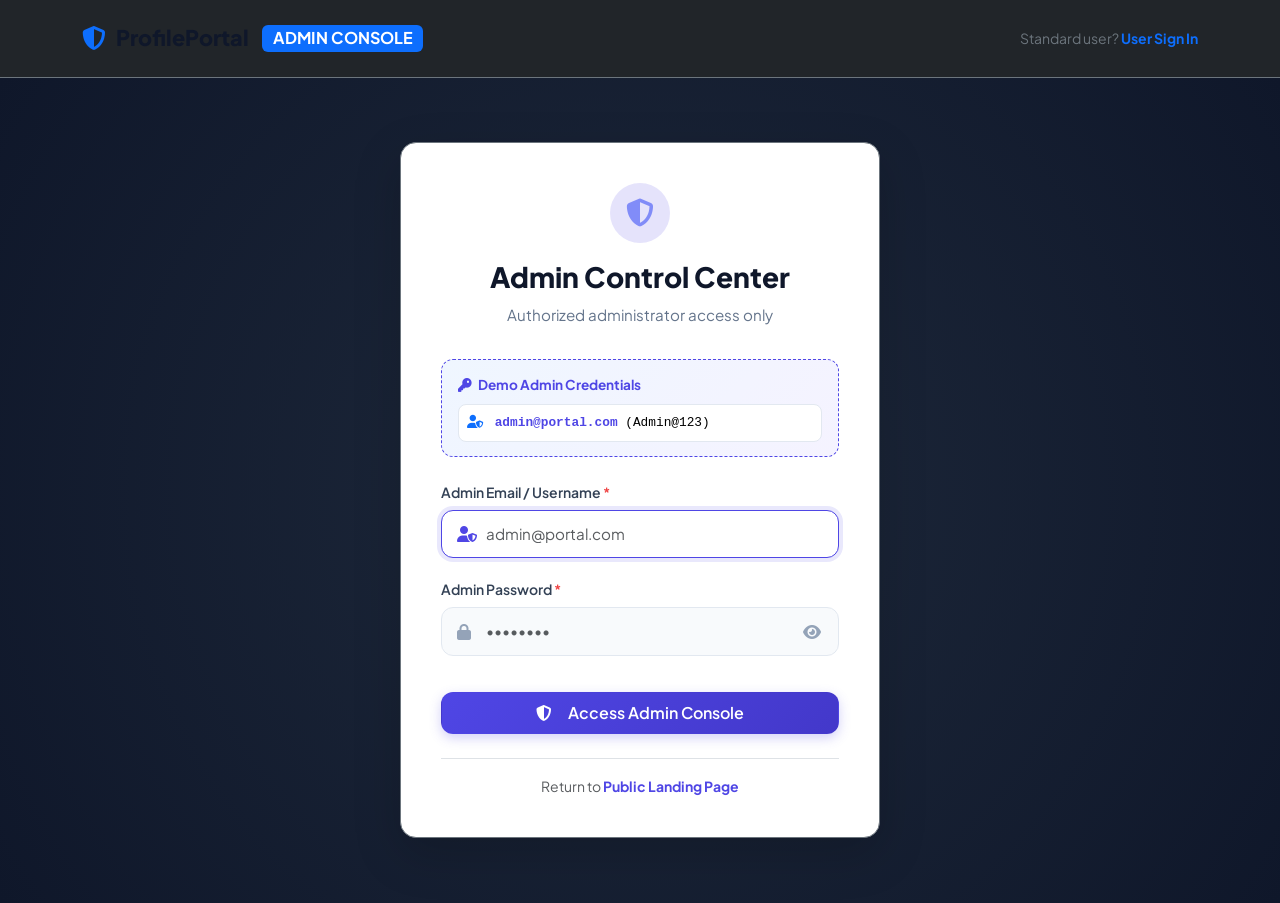
<file: frontend/admin/users.html>
<!DOCTYPE html>
<html lang="en">
<head>
    <meta charset="UTF-8">
    <meta name="viewport" content="width=device-width, initial-scale=1.0">
    <title>User Management - Admin Console</title>
    <link href="https://cdn.jsdelivr.net/npm/bootstrap@5.3.3/dist/css/bootstrap.min.css" rel="stylesheet">
    <link href="https://cdnjs.cloudflare.com/ajax/libs/font-awesome/6.5.1/css/all.min.css" rel="stylesheet">
    <link href="../css/style.css" rel="stylesheet">
    <link href="../css/dashboard.css" rel="stylesheet">
    <link href="../css/admin.css" rel="stylesheet">
</head>
<body>

    <div class="dashboard-layout">
        <!-- Sidebar Navigation -->
        <aside class="sidebar">
            <div class="sidebar-brand">
                <i class="fas fa-shield-halved text-primary"></i>
                <span>Admin Console</span>
            </div>

            <div class="sidebar-nav">
                <div class="sidebar-section-label">Management</div>
                <a href="admin-dashboard.html" class="sidebar-link">
                    <i class="fas fa-chart-line"></i>
                    <span>Dashboard</span>
                </a>
                <a href="users.html" class="sidebar-link active">
                    <i class="fas fa-users"></i>
                    <span>All Users</span>
                </a>
                <a href="users.html?status=ACTIVE" class="sidebar-link">
                    <i class="fas fa-user-check"></i>
                    <span>Active Users</span>
                </a>
                <a href="users.html?status=INACTIVE" class="sidebar-link">
                    <i class="fas fa-user-slash"></i>
                    <span>Inactive Users</span>
                </a>

                <div class="sidebar-section-label">System & Reports</div>
                <a href="../dashboard.html" class="sidebar-link">
                    <i class="fas fa-user-gear"></i>
                    <span>Switch to User View</span>
                </a>
                <a href="/docs" target="_blank" class="sidebar-link">
                    <i class="fas fa-book"></i>
                    <span>FastAPI API Docs</span>
                </a>
            </div>

            <div class="sidebar-footer">
                <div class="sidebar-user-mini mb-3">
                    <div class="sidebar-user-avatar bg-dark text-white"><i class="fas fa-shield-alt"></i></div>
                    <div class="sidebar-user-info">
                        <div id="admin-sidebar-name" class="sidebar-user-name">Administrator</div>
                        <div id="admin-sidebar-role" class="sidebar-user-role">Super Admin</div>
                    </div>
                </div>
                <button onclick="handleLogout(true)" class="btn btn-outline-danger btn-sm w-100">
                    <i class="fas fa-sign-out-alt me-1"></i> Admin Logout
                </button>
            </div>
        </aside>

        <!-- Main Wrapper -->
        <main class="main-wrapper">
            <header class="top-navbar">
                <div class="top-nav-left">
                    <button id="sidebar-toggle" class="sidebar-toggle-btn">
                        <i class="fas fa-bars"></i>
                    </button>
                    <h2 class="page-title-header">User Accounts Directory</h2>
                </div>
            </header>

            <div class="content-body">
                
                <!-- Toolbar with Search and Filters -->
                <div class="admin-toolbar">
                    <div class="toolbar-search">
                        <div class="input-icon-group">
                            <i class="fas fa-search input-icon"></i>
                            <input type="text" id="user-search-input" class="form-control" placeholder="Search by name, email, username, phone...">
                        </div>
                    </div>

                    <div class="toolbar-filters">
                        <!-- Role Filter -->
                        <select id="role-filter" class="form-select form-select-sm" style="width: 130px;">
                            <option value="">All Roles</option>
                            <option value="USER">USER</option>
                            <option value="ADMIN">ADMIN</option>
                        </select>

                        <!-- Status Filter -->
                        <select id="status-filter" class="form-select form-select-sm" style="width: 140px;">
                            <option value="">All Statuses</option>
                            <option value="ACTIVE">ACTIVE</option>
                            <option value="INACTIVE">INACTIVE</option>
                        </select>

                        <!-- Sort Selector -->
                        <select id="sort-select" class="form-select form-select-sm" style="width: 160px;">
                            <option value="created_at:desc">Newest First</option>
                            <option value="created_at:asc">Oldest First</option>
                            <option value="full_name:asc">Name (A-Z)</option>
                            <option value="full_name:desc">Name (Z-A)</option>
                            <option value="username:asc">Username (A-Z)</option>
                        </select>

                        <button onclick="loadAdminUsers()" class="btn btn-sm btn-outline-secondary" title="Refresh list">
                            <i class="fas fa-rotate"></i>
                        </button>
                    </div>
                </div>

                <!-- Users Data Table Container -->
                <div class="data-table-container">
                    <div class="table-responsive">
                        <table class="portal-table">
                            <thead>
                                <tr>
                                    <th>ID</th>
                                    <th>User Profile</th>
                                    <th>Email</th>
                                    <th>Phone</th>
                                    <th>Role</th>
                                    <th>Status</th>
                                    <th>Registered</th>
                                    <th style="min-width: 150px;">Actions</th>
                                </tr>
                            </thead>
                            <tbody id="admin-users-table-body">
                                <tr>
                                    <td colspan="8" class="text-center py-4 text-muted">
                                        <div class="spinner-border spinner-border-sm text-primary"></div>
                                        <span class="ms-2">Loading user directory...</span>
                                    </td>
                                </tr>
                            </tbody>
                        </table>
                    </div>

                    <!-- Pagination Footer -->
                    <div class="table-pagination-footer">
                        <div id="pagination-info" class="pagination-info">Showing 0 users</div>
                        <div id="pagination-nav" class="pagination-nav"></div>
                    </div>
                </div>

            </div>
        </main>
    </div>

    <!-- Admin Edit User Modal -->
    <div class="modal fade" id="adminEditUserModal" tabindex="-1" aria-labelledby="adminEditUserModalLabel" aria-hidden="true">
        <div class="modal-dialog modal-dialog-centered modal-lg">
            <div class="modal-content">
                <div class="modal-header">
                    <h5 class="modal-title fw-bold" id="adminEditUserModalLabel">
                        <i class="fas fa-user-pen text-primary me-2"></i> Edit User Information
                    </h5>
                    <button type="button" class="btn-close" data-bs-dismiss="modal" aria-label="Close"></button>
                </div>
                <form id="admin-edit-user-form">
                    <div class="modal-body p-4">
                        <div class="row g-3">
                            <div class="col-md-6">
                                <label class="form-label" for="admin_edit_fullname">Full Name <span class="required-star">*</span></label>
                                <input type="text" id="admin_edit_fullname" class="form-control no-icon" required>
                            </div>

                            <div class="col-md-6">
                                <label class="form-label" for="admin_edit_username">Username <span class="required-star">*</span></label>
                                <input type="text" id="admin_edit_username" class="form-control no-icon" required>
                            </div>

                            <div class="col-md-6">
                                <label class="form-label" for="admin_edit_email">Email Address <span class="required-star">*</span></label>
                                <input type="email" id="admin_edit_email" class="form-control no-icon" required>
                            </div>

                            <div class="col-md-6">
                                <label class="form-label" for="admin_edit_phone">Phone Number</label>
                                <input type="tel" id="admin_edit_phone" class="form-control no-icon">
                            </div>

                            <div class="col-md-6">
                                <label class="form-label" for="admin_edit_city">City</label>
                                <input type="text" id="admin_edit_city" class="form-control no-icon">
                            </div>

                            <div class="col-md-6">
                                <label class="form-label" for="admin_edit_country">Country</label>
                                <input type="text" id="admin_edit_country" class="form-control no-icon">
                            </div>

                            <div class="col-md-6">
                                <label class="form-label" for="admin_edit_role">User Role</label>
                                <select id="admin_edit_role" class="form-select">
                                    <option value="USER">USER</option>
                                    <option value="ADMIN">ADMIN</option>
                                </select>
                            </div>

                            <div class="col-md-6">
                                <label class="form-label" for="admin_edit_status">Account Status</label>
                                <select id="admin_edit_status" class="form-select">
                                    <option value="ACTIVE">ACTIVE</option>
                                    <option value="INACTIVE">INACTIVE</option>
                                </select>
                            </div>
                        </div>
                    </div>
                    <div class="modal-footer">
                        <button type="button" class="btn btn-secondary" data-bs-dismiss="modal">Cancel</button>
                        <button type="submit" class="btn btn-primary">
                            <i class="fas fa-save me-1"></i> Update User Record
                        </button>
                    </div>
                </form>
            </div>
        </div>
    </div>

    <!-- Admin Delete User Confirmation Modal -->
    <div class="modal fade" id="adminDeleteUserModal" tabindex="-1" aria-labelledby="adminDeleteUserModalLabel" aria-hidden="true">
        <div class="modal-dialog modal-dialog-centered">
            <div class="modal-content">
                <div class="modal-header bg-danger text-white">
                    <h5 class="modal-title" id="adminDeleteUserModalLabel">
                        <i class="fas fa-trash-alt me-2"></i> Confirm User Deletion
                    </h5>
                    <button type="button" class="btn-close btn-close-white" data-bs-dismiss="modal" aria-label="Close"></button>
                </div>
                <div class="modal-body p-4">
                    <p class="text-danger fw-bold mb-2">
                        Are you sure you want to permanently delete this user?
                    </p>
                    <p class="text-muted small mb-0">
                        Target Account: <strong id="delete-target-username" class="text-dark"></strong>
                    </p>
                    <p class="text-muted small mt-2">
                        All user data, address attributes, and stored profile avatars will be permanently removed.
                    </p>
                </div>
                <div class="modal-footer">
                    <button type="button" class="btn btn-secondary" data-bs-dismiss="modal">Cancel</button>
                    <button type="button" id="confirm-delete-user-btn" class="btn btn-danger">
                        <i class="fas fa-trash me-1"></i> Delete User Permanently
                    </button>
                </div>
            </div>
        </div>
    </div>

    <!-- Scripts -->
    <script src="https://cdn.jsdelivr.net/npm/bootstrap@5.3.3/dist/js/bootstrap.bundle.min.js"></script>
    <script src="../js/api.js"></script>
    <script src="../js/admin.js"></script>
    <script>
        // Check URL parameter for default filter if set (e.g., ?status=ACTIVE)
        const params = new URLSearchParams(window.location.search);
        if (params.get('status')) {
            const statusSelect = document.getElementById('status-filter');
            if (statusSelect) {
                statusSelect.value = params.get('status');
                currentStatus = params.get('status');
            }
        }
    </script>
</body>
</html>
</file>
<file: frontend/css/style.css>
/* ==========================================================================
   User Profile Management Portal - Master Design System
   ========================================================================== */

@import url('https://fonts.googleapis.com/css2?family=Plus+Jakarta+Sans:wght@300;400;500;600;700;800&display=swap');

:root {
    --primary: #4f46e5;
    --primary-hover: #4338ca;
    --primary-light: #eef2ff;
    --secondary: #0ea5e9;
    --secondary-hover: #0284c7;
    --accent: #8b5cf6;
    
    --success: #10b981;
    --success-light: #ecfdf5;
    --warning: #f59e0b;
    --warning-light: #fffbeb;
    --danger: #ef4444;
    --danger-light: #fef2f2;
    --info: #3b82f6;
    --info-light: #eff6ff;

    --dark: #0f172a;
    --gray-900: #0f172a;
    --gray-800: #1e293b;
    --gray-700: #334155;
    --gray-600: #475569;
    --gray-500: #64748b;
    --gray-400: #94a3b8;
    --gray-300: #cbd5e1;
    --gray-200: #e2e8f0;
    --gray-100: #f1f5f9;
    --gray-50: #f8fafc;
    --white: #ffffff;

    --font-sans: 'Plus Jakarta Sans', -apple-system, BlinkMacSystemFont, "Segoe UI", Roboto, sans-serif;
    
    --shadow-sm: 0 1px 2px 0 rgb(0 0 0 / 0.05);
    --shadow: 0 4px 6px -1px rgb(0 0 0 / 0.1), 0 2px 4px -2px rgb(0 0 0 / 0.1);
    --shadow-md: 0 10px 15px -3px rgb(0 0 0 / 0.08), 0 4px 6px -4px rgb(0 0 0 / 0.05);
    --shadow-lg: 0 20px 25px -5px rgb(0 0 0 / 0.08), 0 8px 10px -6px rgb(0 0 0 / 0.04);
    --shadow-xl: 0 25px 50px -12px rgb(0 0 0 / 0.15);

    --radius-sm: 8px;
    --radius-md: 12px;
    --radius-lg: 16px;
    --radius-full: 9999px;

    --transition-fast: 0.15s ease;
    --transition: 0.25s ease;
}

* {
    margin: 0;
    padding: 0;
    box-sizing: border-box;
}

body {
    font-family: var(--font-sans);
    background-color: var(--gray-50);
    color: var(--gray-800);
    line-height: 1.6;
    min-height: 100vh;
    display: flex;
    flex-direction: column;
}

/* ==========================================================================
   Typography & Base Styles
   ========================================================================== */
h1, h2, h3, h4, h5, h6 {
    color: var(--gray-900);
    font-weight: 700;
    line-height: 1.3;
}

a {
    color: var(--primary);
    text-decoration: none;
    transition: color var(--transition-fast);
}

a:hover {
    color: var(--primary-hover);
}

/* ==========================================================================
   Navigation Bar (Public & Shared)
   ========================================================================== */
.portal-navbar {
    background: rgba(255, 255, 255, 0.95);
    backdrop-filter: blur(12px);
    border-bottom: 1px solid var(--gray-200);
    padding: 0.85rem 0;
    position: sticky;
    top: 0;
    z-index: 1000;
    box-shadow: var(--shadow-sm);
}

.navbar-brand {
    font-size: 1.35rem;
    font-weight: 800;
    color: var(--gray-900) !important;
    display: flex;
    align-items: center;
    gap: 0.6rem;
}

.navbar-brand i {
    color: var(--primary);
    font-size: 1.5rem;
}

.nav-link {
    font-weight: 500;
    color: var(--gray-600) !important;
    padding: 0.5rem 1rem !important;
    border-radius: var(--radius-sm);
    transition: all var(--transition-fast);
}

.nav-link:hover, .nav-link.active {
    color: var(--primary) !important;
    background-color: var(--primary-light);
}

/* ==========================================================================
   Buttons & UI Elements
   ========================================================================== */
.btn {
    font-family: var(--font-sans);
    font-weight: 600;
    padding: 0.6rem 1.25rem;
    border-radius: var(--radius-md);
    transition: all var(--transition);
    display: inline-flex;
    align-items: center;
    justify-content: center;
    gap: 0.5rem;
    cursor: pointer;
    border: 1px solid transparent;
}

.btn-primary {
    background: linear-gradient(135deg, var(--primary) 0%, var(--primary-hover) 100%);
    color: var(--white);
    box-shadow: 0 4px 12px rgba(79, 70, 229, 0.25);
}

.btn-primary:hover {
    background: var(--primary-hover);
    color: var(--white);
    transform: translateY(-1px);
    box-shadow: 0 6px 16px rgba(79, 70, 229, 0.35);
}

.btn-outline-primary {
    border-color: var(--primary);
    color: var(--primary);
    background: transparent;
}

.btn-outline-primary:hover {
    background: var(--primary);
    color: var(--white);
    transform: translateY(-1px);
}

.btn-secondary {
    background-color: var(--gray-200);
    color: var(--gray-700);
}

.btn-secondary:hover {
    background-color: var(--gray-300);
    color: var(--gray-900);
}

.btn-danger {
    background-color: var(--danger);
    color: var(--white);
}

.btn-danger:hover {
    background-color: #dc2626;
    color: var(--white);
}

.btn-success {
    background-color: var(--success);
    color: var(--white);
}

.btn-success:hover {
    background-color: #059669;
    color: var(--white);
}

.btn-sm {
    padding: 0.4rem 0.85rem;
    font-size: 0.875rem;
    border-radius: var(--radius-sm);
}

.btn-lg {
    padding: 0.85rem 1.75rem;
    font-size: 1.05rem;
    border-radius: var(--radius-md);
}

/* ==========================================================================
   Hero Section (Landing Page)
   ========================================================================== */
.hero-section {
    padding: 5rem 0 4rem;
    background: radial-gradient(circle at top right, rgba(79, 70, 229, 0.08), transparent 50%),
                radial-gradient(circle at bottom left, rgba(14, 165, 233, 0.08), transparent 50%);
    position: relative;
    overflow: hidden;
}

.hero-title {
    font-size: 3.25rem;
    font-weight: 800;
    letter-spacing: -0.02em;
    color: var(--gray-900);
    margin-bottom: 1.25rem;
}

.hero-title span {
    background: linear-gradient(135deg, var(--primary) 0%, var(--secondary) 100%);
    -webkit-background-clip: text;
    -webkit-text-fill-color: transparent;
}

.hero-subtitle {
    font-size: 1.2rem;
    color: var(--gray-600);
    margin-bottom: 2rem;
    max-width: 580px;
}

.hero-stats {
    display: flex;
    gap: 2rem;
    margin-top: 3rem;
    padding-top: 2rem;
    border-top: 1px solid var(--gray-200);
}

.hero-stat-item h3 {
    font-size: 1.75rem;
    font-weight: 800;
    color: var(--primary);
    margin-bottom: 0.2rem;
}

.hero-stat-item p {
    font-size: 0.875rem;
    color: var(--gray-500);
    margin-bottom: 0;
}

/* Feature Cards */
.feature-card {
    background: var(--white);
    border-radius: var(--radius-lg);
    padding: 2rem;
    border: 1px solid var(--gray-200);
    transition: all var(--transition);
    height: 100%;
}

.feature-card:hover {
    transform: translateY(-5px);
    box-shadow: var(--shadow-lg);
    border-color: rgba(79, 70, 229, 0.3);
}

.feature-icon-wrapper {
    width: 56px;
    height: 56px;
    border-radius: var(--radius-md);
    background: var(--primary-light);
    color: var(--primary);
    display: flex;
    align-items: center;
    justify-content: center;
    font-size: 1.5rem;
    margin-bottom: 1.25rem;
}

/* ==========================================================================
   Toast Notification System
   ========================================================================== */
#toast-container {
    position: fixed;
    top: 20px;
    right: 20px;
    z-index: 9999;
    display: flex;
    flex-direction: column;
    gap: 10px;
    max-width: 380px;
    width: 100%;
    pointer-events: none;
}

.portal-toast {
    pointer-events: auto;
    background: var(--white);
    border-radius: var(--radius-md);
    padding: 1rem 1.25rem;
    box-shadow: var(--shadow-xl);
    display: flex;
    align-items: flex-start;
    gap: 0.85rem;
    border-left: 4px solid var(--primary);
    animation: toastSlideIn 0.3s cubic-bezier(0.16, 1, 0.3, 1);
    transition: all var(--transition);
}

.portal-toast.toast-success {
    border-left-color: var(--success);
}
.portal-toast.toast-success .toast-icon {
    color: var(--success);
}

.portal-toast.toast-error {
    border-left-color: var(--danger);
}
.portal-toast.toast-error .toast-icon {
    color: var(--danger);
}

.portal-toast.toast-warning {
    border-left-color: var(--warning);
}
.portal-toast.toast-warning .toast-icon {
    color: var(--warning);
}

.portal-toast.toast-info {
    border-left-color: var(--info);
}
.portal-toast.toast-info .toast-icon {
    color: var(--info);
}

.toast-content {
    flex: 1;
}

.toast-title {
    font-weight: 700;
    font-size: 0.95rem;
    margin-bottom: 0.15rem;
    color: var(--gray-900);
}

.toast-message {
    font-size: 0.875rem;
    color: var(--gray-600);
}

.toast-close {
    background: none;
    border: none;
    color: var(--gray-400);
    cursor: pointer;
    padding: 0;
    font-size: 1rem;
    transition: color var(--transition-fast);
}

.toast-close:hover {
    color: var(--gray-700);
}

@keyframes toastSlideIn {
    from {
        opacity: 0;
        transform: translateX(100%);
    }
    to {
        opacity: 1;
        transform: translateX(0);
    }
}

/* ==========================================================================
   Badges, Spinners & Helpers
   ========================================================================== */
.badge-status {
    padding: 0.35rem 0.75rem;
    border-radius: var(--radius-full);
    font-size: 0.75rem;
    font-weight: 700;
    text-transform: uppercase;
    letter-spacing: 0.05em;
    display: inline-flex;
    align-items: center;
    gap: 0.35rem;
}

.badge-status.active {
    background-color: var(--success-light);
    color: var(--success);
    border: 1px solid rgba(16, 185, 129, 0.2);
}

.badge-status.inactive {
    background-color: var(--danger-light);
    color: var(--danger);
    border: 1px solid rgba(239, 68, 68, 0.2);
}

.badge-status.admin {
    background-color: #f3e8ff;
    color: var(--accent);
    border: 1px solid rgba(139, 92, 246, 0.2);
}

.badge-status.user {
    background-color: var(--info-light);
    color: var(--info);
    border: 1px solid rgba(59, 130, 246, 0.2);
}

/* Footer */
.portal-footer {
    margin-top: auto;
    background-color: var(--white);
    border-top: 1px solid var(--gray-200);
    padding: 2.5rem 0 1.5rem;
    color: var(--gray-600);
}

.portal-footer a {
    color: var(--gray-600);
}

.portal-footer a:hover {
    color: var(--primary);
}

/* Spinner Loader */
.spinner-border-sm {
    width: 1rem;
    height: 1rem;
    border-width: 0.15em;
}

.loading-overlay {
    position: absolute;
    inset: 0;
    background: rgba(255, 255, 255, 0.8);
    backdrop-filter: blur(2px);
    display: flex;
    align-items: center;
    justify-content: center;
    z-index: 50;
    border-radius: inherit;
}
</file>
<file: frontend/css/dashboard.css>
/* ==========================================================================
   User & Admin Dashboard Layout & Shared Dashboard Styling
   ========================================================================== */

.dashboard-layout {
    display: flex;
    min-height: 100vh;
    background-color: var(--gray-50);
}

/* ==========================================================================
   Sidebar Navigation
   ========================================================================== */
.sidebar {
    width: 260px;
    background-color: var(--white);
    border-right: 1px solid var(--gray-200);
    display: flex;
    flex-direction: column;
    position: fixed;
    top: 0;
    bottom: 0;
    left: 0;
    z-index: 1040;
    transition: transform var(--transition);
}

.sidebar-brand {
    padding: 1.5rem 1.25rem;
    display: flex;
    align-items: center;
    gap: 0.75rem;
    font-size: 1.2rem;
    font-weight: 800;
    color: var(--gray-900);
    border-bottom: 1px solid var(--gray-200);
}

.sidebar-brand i {
    color: var(--primary);
    font-size: 1.5rem;
}

.sidebar-nav {
    padding: 1.25rem 0.75rem;
    display: flex;
    flex-direction: column;
    gap: 0.35rem;
    flex: 1;
    overflow-y: auto;
}

.sidebar-section-label {
    font-size: 0.75rem;
    text-transform: uppercase;
    letter-spacing: 0.05em;
    color: var(--gray-400);
    font-weight: 700;
    padding: 0.75rem 0.75rem 0.25rem;
}

.sidebar-link {
    display: flex;
    align-items: center;
    gap: 0.85rem;
    padding: 0.75rem 1rem;
    color: var(--gray-600);
    font-weight: 600;
    font-size: 0.925rem;
    border-radius: var(--radius-md);
    transition: all var(--transition-fast);
}

.sidebar-link i {
    font-size: 1.15rem;
    width: 24px;
    text-align: center;
    color: var(--gray-400);
    transition: color var(--transition-fast);
}

.sidebar-link:hover {
    color: var(--primary);
    background-color: var(--primary-light);
}

.sidebar-link:hover i {
    color: var(--primary);
}

.sidebar-link.active {
    color: var(--primary);
    background-color: var(--primary-light);
    font-weight: 700;
}

.sidebar-link.active i {
    color: var(--primary);
}

.sidebar-footer {
    padding: 1rem;
    border-top: 1px solid var(--gray-200);
}

.sidebar-user-mini {
    display: flex;
    align-items: center;
    gap: 0.75rem;
    padding: 0.5rem;
    border-radius: var(--radius-md);
    background-color: var(--gray-50);
}

.sidebar-user-avatar {
    width: 38px;
    height: 38px;
    border-radius: var(--radius-full);
    object-fit: cover;
    background-color: var(--primary-light);
    display: flex;
    align-items: center;
    justify-content: center;
    color: var(--primary);
    font-weight: 700;
}

.sidebar-user-info {
    flex: 1;
    overflow: hidden;
}

.sidebar-user-name {
    font-size: 0.875rem;
    font-weight: 700;
    color: var(--gray-900);
    white-space: nowrap;
    overflow: hidden;
    text-overflow: ellipsis;
}

.sidebar-user-role {
    font-size: 0.75rem;
    color: var(--gray-500);
}

/* ==========================================================================
   Main Content Area
   ========================================================================== */
.main-wrapper {
    flex: 1;
    margin-left: 260px;
    display: flex;
    flex-direction: column;
    min-height: 100vh;
    transition: margin-left var(--transition);
}

.top-navbar {
    height: 70px;
    background-color: var(--white);
    border-bottom: 1px solid var(--gray-200);
    display: flex;
    align-items: center;
    justify-content: space-between;
    padding: 0 2rem;
    position: sticky;
    top: 0;
    z-index: 1020;
}

.top-nav-left {
    display: flex;
    align-items: center;
    gap: 1rem;
}

.sidebar-toggle-btn {
    display: none;
    background: none;
    border: none;
    font-size: 1.25rem;
    color: var(--gray-700);
    cursor: pointer;
}

.page-title-header {
    font-size: 1.25rem;
    font-weight: 800;
    color: var(--gray-900);
    margin: 0;
}

.top-nav-right {
    display: flex;
    align-items: center;
    gap: 1rem;
}

.content-body {
    padding: 2rem;
    flex: 1;
}

/* ==========================================================================
   Dashboard Cards & Widgets
   ========================================================================== */
.dashboard-card {
    background: var(--white);
    border-radius: var(--radius-lg);
    border: 1px solid var(--gray-200);
    box-shadow: var(--shadow-sm);
    padding: 1.5rem;
    margin-bottom: 1.5rem;
    transition: box-shadow var(--transition);
}

.dashboard-card:hover {
    box-shadow: var(--shadow-md);
}

.stat-card {
    background: var(--white);
    border-radius: var(--radius-lg);
    border: 1px solid var(--gray-200);
    box-shadow: var(--shadow-sm);
    padding: 1.5rem;
    display: flex;
    align-items: center;
    justify-content: space-between;
    transition: all var(--transition);
    height: 100%;
}

.stat-card:hover {
    transform: translateY(-3px);
    box-shadow: var(--shadow-md);
    border-color: var(--primary-light);
}

.stat-info h4 {
    font-size: 0.85rem;
    text-transform: uppercase;
    letter-spacing: 0.05em;
    color: var(--gray-500);
    margin-bottom: 0.4rem;
    font-weight: 700;
}

.stat-info .stat-value {
    font-size: 1.85rem;
    font-weight: 800;
    color: var(--gray-900);
    line-height: 1;
}

.stat-info .stat-desc {
    font-size: 0.8rem;
    color: var(--gray-500);
    margin-top: 0.35rem;
}

.stat-icon {
    width: 52px;
    height: 52px;
    border-radius: var(--radius-md);
    display: flex;
    align-items: center;
    justify-content: center;
    font-size: 1.5rem;
}

.stat-icon.primary { background: var(--primary-light); color: var(--primary); }
.stat-icon.success { background: var(--success-light); color: var(--success); }
.stat-icon.warning { background: var(--warning-light); color: var(--warning); }
.stat-icon.secondary { background: var(--info-light); color: var(--secondary); }

/* ==========================================================================
   Profile Completion Widget
   ========================================================================== */
.completion-box {
    background: linear-gradient(135deg, #4f46e5 0%, #3730a3 100%);
    color: var(--white);
    border-radius: var(--radius-lg);
    padding: 1.75rem;
    margin-bottom: 1.75rem;
    box-shadow: 0 10px 25px -5px rgba(79, 70, 229, 0.3);
}

.completion-header {
    display: flex;
    justify-content: space-between;
    align-items: center;
    margin-bottom: 1rem;
}

.completion-header h3 {
    color: var(--white);
    font-size: 1.25rem;
    margin: 0;
}

.completion-progress-track {
    height: 10px;
    background: rgba(255, 255, 255, 0.2);
    border-radius: var(--radius-full);
    overflow: hidden;
    margin-bottom: 1rem;
}

.completion-progress-fill {
    height: 100%;
    background: #10b981;
    border-radius: var(--radius-full);
    transition: width 0.8s ease-in-out;
}

.completion-tips-list {
    list-style: none;
    padding: 0;
    margin: 0;
    display: flex;
    flex-direction: column;
    gap: 0.5rem;
}

.completion-tip-item {
    font-size: 0.875rem;
    background: rgba(255, 255, 255, 0.1);
    padding: 0.5rem 0.85rem;
    border-radius: var(--radius-sm);
    display: flex;
    align-items: center;
    gap: 0.5rem;
}

/* ==========================================================================
   Profile Card Displays
   ========================================================================== */
.profile-hero-card {
    background: var(--white);
    border-radius: var(--radius-lg);
    border: 1px solid var(--gray-200);
    padding: 2rem;
    margin-bottom: 1.5rem;
    display: flex;
    align-items: center;
    gap: 2rem;
    flex-wrap: wrap;
}

.profile-avatar-large {
    width: 120px;
    height: 120px;
    border-radius: var(--radius-full);
    object-fit: cover;
    border: 4px solid var(--primary-light);
    box-shadow: var(--shadow-md);
    background-color: var(--gray-100);
}

.profile-hero-info {
    flex: 1;
}

.profile-hero-info h2 {
    font-size: 1.75rem;
    margin-bottom: 0.25rem;
}

.profile-details-grid {
    display: grid;
    grid-template-columns: repeat(auto-fit, minmax(280px, 1fr));
    gap: 1.5rem;
    margin-bottom: 1.5rem;
}

.detail-item {
    padding: 0.75rem 0;
    border-bottom: 1px solid var(--gray-100);
}

.detail-item:last-child {
    border-bottom: none;
}

.detail-label {
    font-size: 0.8rem;
    text-transform: uppercase;
    font-weight: 700;
    letter-spacing: 0.05em;
    color: var(--gray-400);
    margin-bottom: 0.2rem;
}

.detail-value {
    font-size: 0.95rem;
    font-weight: 600;
    color: var(--gray-800);
}

/* Responsive sidebar */
@media (max-width: 992px) {
    .sidebar {
        transform: translateX(-100%);
    }
    .sidebar.show {
        transform: translateX(0);
    }
    .main-wrapper {
        margin-left: 0;
    }
    .sidebar-toggle-btn {
        display: block;
    }
    .content-body {
        padding: 1.25rem;
    }
}
</file>
<file: frontend/css/auth.css>
/* ==========================================================================
   Auth Pages Styling (Login, Register, Forgot Password, Admin Login)
   ========================================================================== */

.auth-wrapper {
    min-height: calc(100vh - 75px);
    display: flex;
    align-items: center;
    justify-content: center;
    padding: 2.5rem 1rem;
    background: radial-gradient(circle at 10% 20%, rgba(79, 70, 229, 0.05) 0%, transparent 40%),
                radial-gradient(circle at 90% 80%, rgba(14, 165, 233, 0.05) 0%, transparent 40%);
}

.auth-card {
    background: var(--white);
    border-radius: var(--radius-lg);
    box-shadow: var(--shadow-xl);
    border: 1px solid var(--gray-200);
    width: 100%;
    max-width: 480px;
    padding: 2.5rem;
    position: relative;
    overflow: hidden;
}

.auth-card.auth-card-lg {
    max-width: 760px;
}

.auth-header {
    text-align: center;
    margin-bottom: 2rem;
}

.auth-header .auth-icon {
    width: 60px;
    height: 60px;
    background: var(--primary-light);
    color: var(--primary);
    border-radius: var(--radius-full);
    display: inline-flex;
    align-items: center;
    justify-content: center;
    font-size: 1.75rem;
    margin-bottom: 1rem;
}

.auth-header h2 {
    font-size: 1.75rem;
    font-weight: 800;
    color: var(--gray-900);
    margin-bottom: 0.5rem;
}

.auth-header p {
    color: var(--gray-500);
    font-size: 0.95rem;
}

/* Form Controls */
.form-group {
    margin-bottom: 1.25rem;
    position: relative;
}

.form-label {
    display: block;
    font-size: 0.875rem;
    font-weight: 600;
    color: var(--gray-700);
    margin-bottom: 0.4rem;
}

.form-label .required-star {
    color: var(--danger);
}

.input-icon-group {
    position: relative;
    display: flex;
    align-items: center;
}

.input-icon-group i.input-icon {
    position: absolute;
    left: 1rem;
    color: var(--gray-400);
    font-size: 1rem;
    pointer-events: none;
    transition: color var(--transition-fast);
}

.form-control {
    width: 100%;
    padding: 0.75rem 1rem 0.75rem 2.75rem;
    font-family: var(--font-sans);
    font-size: 0.95rem;
    color: var(--gray-800);
    background-color: var(--gray-50);
    border: 1.5px solid var(--gray-200);
    border-radius: var(--radius-md);
    transition: all var(--transition-fast);
}

.form-control.no-icon {
    padding-left: 1rem;
}

.form-control:focus {
    outline: none;
    border-color: var(--primary);
    background-color: var(--white);
    box-shadow: 0 0 0 4px rgba(79, 70, 229, 0.12);
}

.input-icon-group:focus-within i.input-icon {
    color: var(--primary);
}

.form-control.is-invalid {
    border-color: var(--danger);
    background-color: var(--danger-light);
}

.invalid-feedback {
    display: none;
    color: var(--danger);
    font-size: 0.8rem;
    margin-top: 0.35rem;
    font-weight: 500;
}

.form-control.is-invalid ~ .invalid-feedback,
.is-invalid + .invalid-feedback {
    display: block;
}

.password-toggle-btn {
    position: absolute;
    right: 0.85rem;
    background: none;
    border: none;
    color: var(--gray-400);
    cursor: pointer;
    font-size: 1rem;
    padding: 0.25rem;
    transition: color var(--transition-fast);
}

.password-toggle-btn:hover {
    color: var(--gray-700);
}

/* Password Strength Meter */
.password-strength-container {
    margin-top: 0.5rem;
}

.strength-bar-wrapper {
    height: 5px;
    width: 100%;
    background-color: var(--gray-200);
    border-radius: var(--radius-full);
    overflow: hidden;
    margin-bottom: 0.4rem;
}

.strength-bar {
    height: 100%;
    width: 0%;
    border-radius: var(--radius-full);
    transition: all var(--transition);
}

.strength-bar.weak {
    width: 30%;
    background-color: var(--danger);
}

.strength-bar.medium {
    width: 65%;
    background-color: var(--warning);
}

.strength-bar.strong {
    width: 100%;
    background-color: var(--success);
}

.strength-text {
    font-size: 0.75rem;
    font-weight: 600;
    display: flex;
    justify-content: space-between;
}

.password-requirements-box {
    background-color: var(--gray-50);
    border: 1px solid var(--gray-200);
    border-radius: var(--radius-md);
    padding: 0.75rem 1rem;
    margin-top: 0.5rem;
    font-size: 0.8rem;
}

.requirement-item {
    display: flex;
    align-items: center;
    gap: 0.4rem;
    color: var(--gray-500);
    margin-bottom: 0.25rem;
}

.requirement-item:last-child {
    margin-bottom: 0;
}

.requirement-item.valid {
    color: var(--success);
}

.requirement-item.valid i {
    color: var(--success);
}

/* Profile Picture Upload Preview */
.avatar-upload-wrapper {
    display: flex;
    flex-direction: column;
    align-items: center;
    margin-bottom: 1.5rem;
}

.avatar-preview-box {
    position: relative;
    width: 110px;
    height: 110px;
    border-radius: var(--radius-full);
    border: 3px solid var(--primary-light);
    box-shadow: var(--shadow-md);
    overflow: hidden;
    background-color: var(--gray-100);
    display: flex;
    align-items: center;
    justify-content: center;
}

.avatar-preview-box img {
    width: 100%;
    height: 100%;
    object-fit: cover;
}

.avatar-preview-box .avatar-placeholder {
    font-size: 2.75rem;
    color: var(--gray-400);
}

.avatar-upload-btn {
    margin-top: 0.75rem;
    font-size: 0.825rem;
}

/* Demo Credentials Helper Pill */
.demo-banner {
    background: linear-gradient(135deg, #eff6ff 0%, #f5f3ff 100%);
    border: 1px dashed var(--primary);
    border-radius: var(--radius-md);
    padding: 0.85rem 1rem;
    margin-bottom: 1.5rem;
    font-size: 0.85rem;
    color: var(--gray-700);
}

.demo-banner strong {
    color: var(--primary);
}

.demo-pill {
    background: var(--white);
    border: 1px solid var(--gray-200);
    padding: 0.2rem 0.5rem;
    border-radius: var(--radius-sm);
    font-family: monospace;
    font-size: 0.8rem;
    cursor: pointer;
    transition: all var(--transition-fast);
}

.demo-pill:hover {
    background: var(--primary-light);
    border-color: var(--primary);
}
</file>
<file: frontend/css/admin.css>
/* ==========================================================================
   Admin Panel Specific Styles
   ========================================================================== */

/* Admin Filter Toolbar */
.admin-toolbar {
    background: var(--white);
    border: 1px solid var(--gray-200);
    border-radius: var(--radius-lg);
    padding: 1.25rem;
    margin-bottom: 1.5rem;
    display: flex;
    flex-wrap: wrap;
    gap: 1rem;
    align-items: center;
    justify-content: space-between;
}

.toolbar-search {
    flex: 1;
    min-width: 260px;
    max-width: 400px;
}

.toolbar-filters {
    display: flex;
    flex-wrap: wrap;
    align-items: center;
    gap: 0.75rem;
}

/* User Management Data Table */
.data-table-container {
    background: var(--white);
    border: 1px solid var(--gray-200);
    border-radius: var(--radius-lg);
    box-shadow: var(--shadow-sm);
    overflow: hidden;
}

.table-responsive {
    overflow-x: auto;
    width: 100%;
}

.portal-table {
    width: 100%;
    border-collapse: collapse;
    font-size: 0.9rem;
    text-align: left;
}

.portal-table thead th {
    background-color: var(--gray-50);
    color: var(--gray-600);
    font-weight: 700;
    text-transform: uppercase;
    font-size: 0.75rem;
    letter-spacing: 0.05em;
    padding: 1rem 1.25rem;
    border-bottom: 1px solid var(--gray-200);
    white-space: nowrap;
}

.portal-table tbody tr {
    border-bottom: 1px solid var(--gray-200);
    transition: background-color var(--transition-fast);
}

.portal-table tbody tr:hover {
    background-color: var(--gray-50);
}

.portal-table td {
    padding: 1rem 1.25rem;
    vertical-align: middle;
    color: var(--gray-800);
}

.table-user-cell {
    display: flex;
    align-items: center;
    gap: 0.85rem;
}

.table-avatar {
    width: 40px;
    height: 40px;
    border-radius: var(--radius-full);
    object-fit: cover;
    background-color: var(--primary-light);
    color: var(--primary);
    display: flex;
    align-items: center;
    justify-content: center;
    font-weight: 700;
    font-size: 0.95rem;
    border: 1px solid var(--gray-200);
}

.table-actions {
    display: flex;
    align-items: center;
    gap: 0.35rem;
}

.btn-icon {
    width: 34px;
    height: 34px;
    padding: 0;
    display: inline-flex;
    align-items: center;
    justify-content: center;
    border-radius: var(--radius-sm);
    font-size: 0.9rem;
    border: 1px solid var(--gray-200);
    background: var(--white);
    color: var(--gray-600);
    transition: all var(--transition-fast);
}

.btn-icon:hover {
    background-color: var(--gray-100);
    color: var(--gray-900);
}

.btn-icon.view-btn:hover { color: var(--info); border-color: var(--info); background: var(--info-light); }
.btn-icon.edit-btn:hover { color: var(--primary); border-color: var(--primary); background: var(--primary-light); }
.btn-icon.toggle-btn:hover { color: var(--warning); border-color: var(--warning); background: var(--warning-light); }
.btn-icon.delete-btn:hover { color: var(--danger); border-color: var(--danger); background: var(--danger-light); }

/* Table Pagination Bar */
.table-pagination-footer {
    display: flex;
    align-items: center;
    justify-content: space-between;
    padding: 1rem 1.5rem;
    background-color: var(--white);
    border-top: 1px solid var(--gray-200);
    flex-wrap: wrap;
    gap: 1rem;
}

.pagination-info {
    font-size: 0.875rem;
    color: var(--gray-500);
}

.pagination-nav {
    display: flex;
    align-items: center;
    gap: 0.25rem;
}

.page-btn {
    padding: 0.4rem 0.75rem;
    border-radius: var(--radius-sm);
    border: 1px solid var(--gray-200);
    background-color: var(--white);
    color: var(--gray-700);
    font-size: 0.85rem;
    font-weight: 600;
    cursor: pointer;
    transition: all var(--transition-fast);
}

.page-btn:hover:not(:disabled) {
    background-color: var(--primary-light);
    color: var(--primary);
    border-color: var(--primary);
}

.page-btn.active {
    background-color: var(--primary);
    color: var(--white);
    border-color: var(--primary);
}

.page-btn:disabled {
    opacity: 0.5;
    cursor: not-allowed;
}

/* Modal Customization */
.modal-content {
    border-radius: var(--radius-lg);
    border: none;
    box-shadow: var(--shadow-xl);
}

.modal-header {
    border-bottom: 1px solid var(--gray-200);
    padding: 1.25rem 1.5rem;
}

.modal-footer {
    border-top: 1px solid var(--gray-200);
    padding: 1.25rem 1.5rem;
}

/* Chart Canvas wrapper */
.chart-card-wrapper {
    min-height: 280px;
    position: relative;
}
</file>
